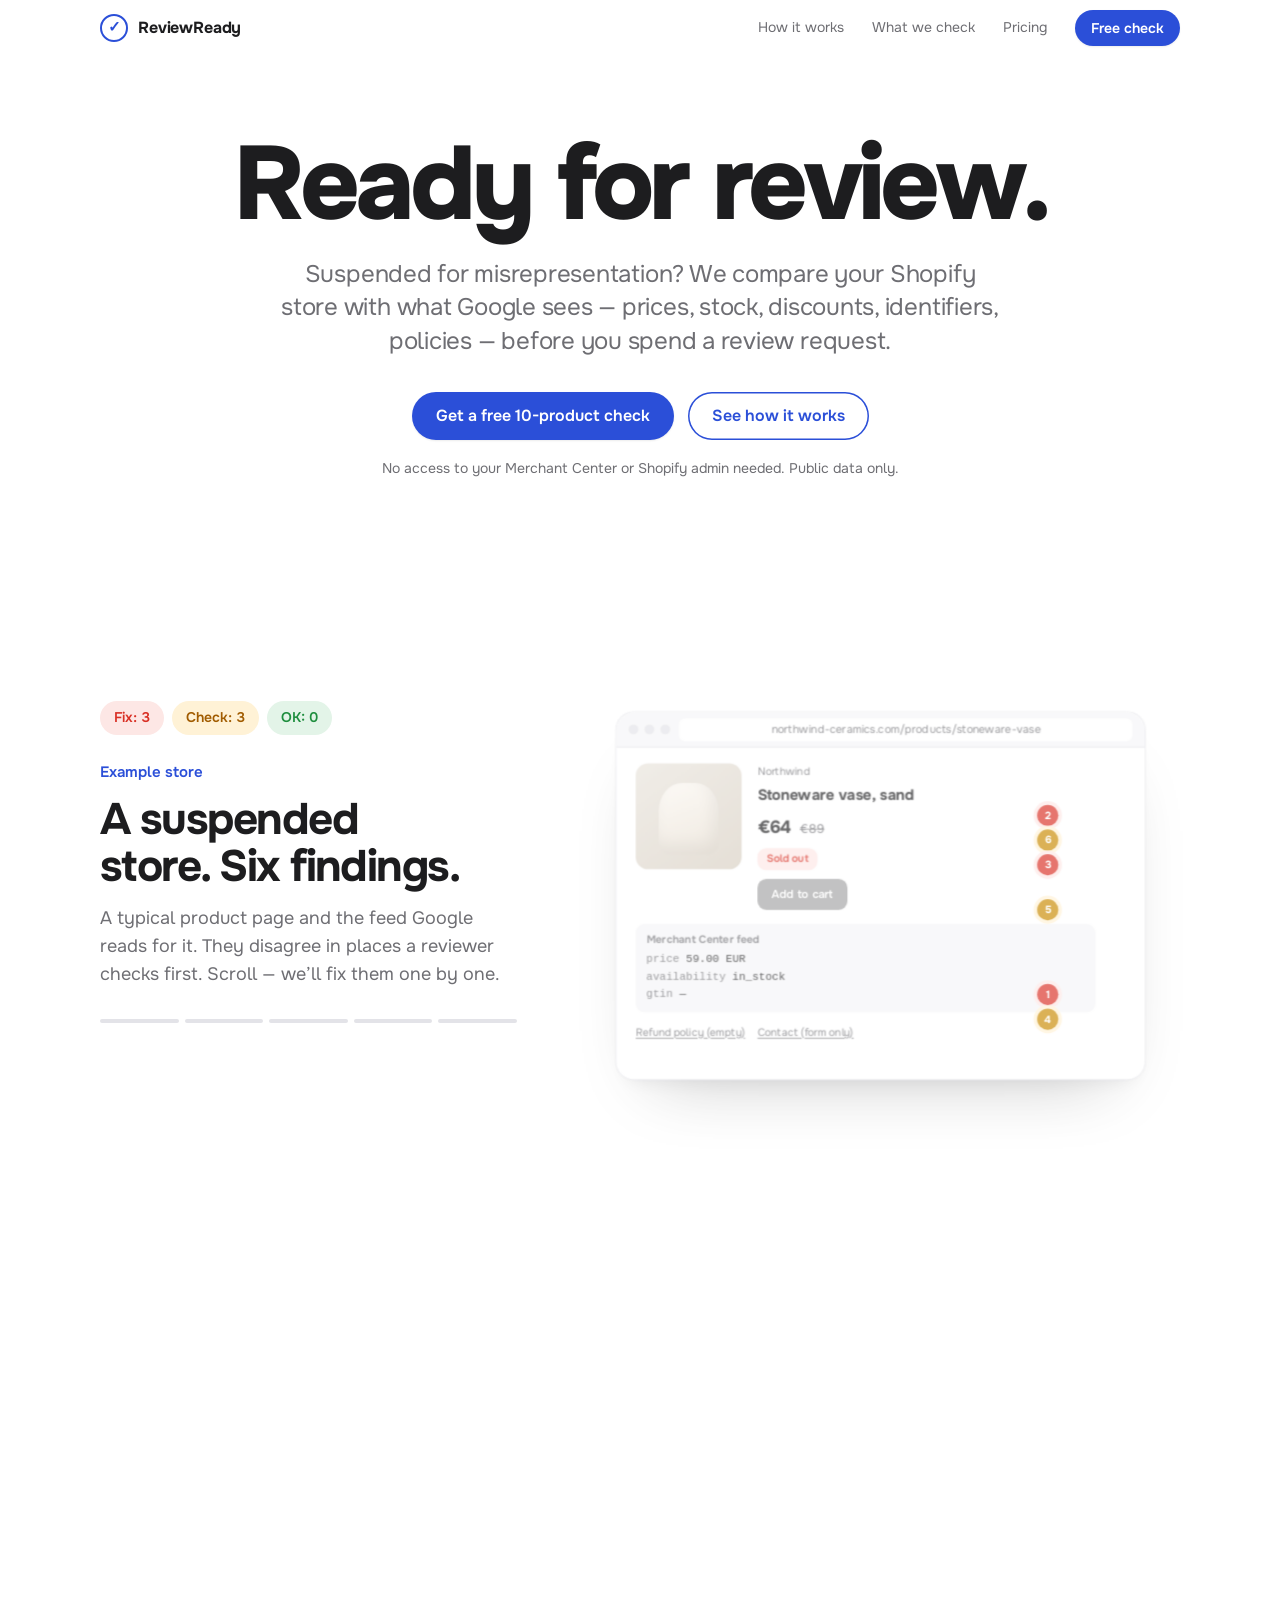
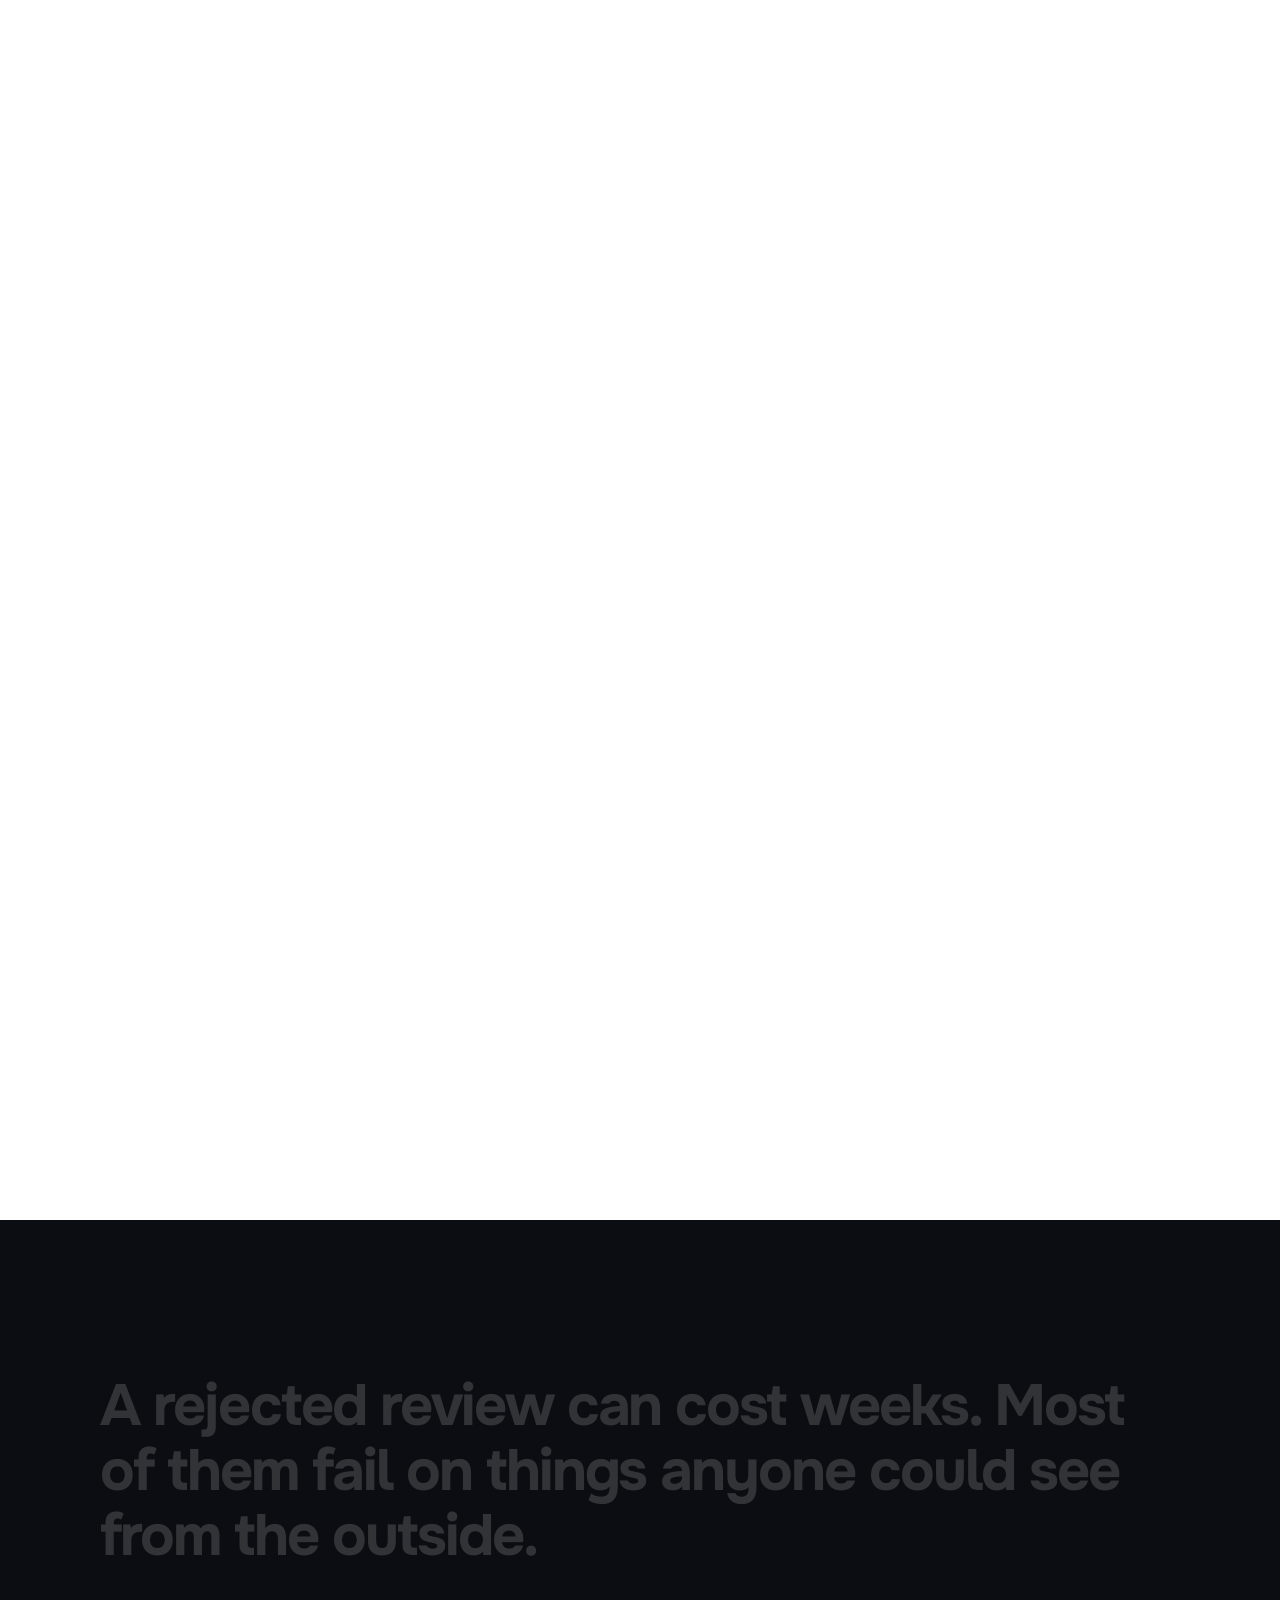
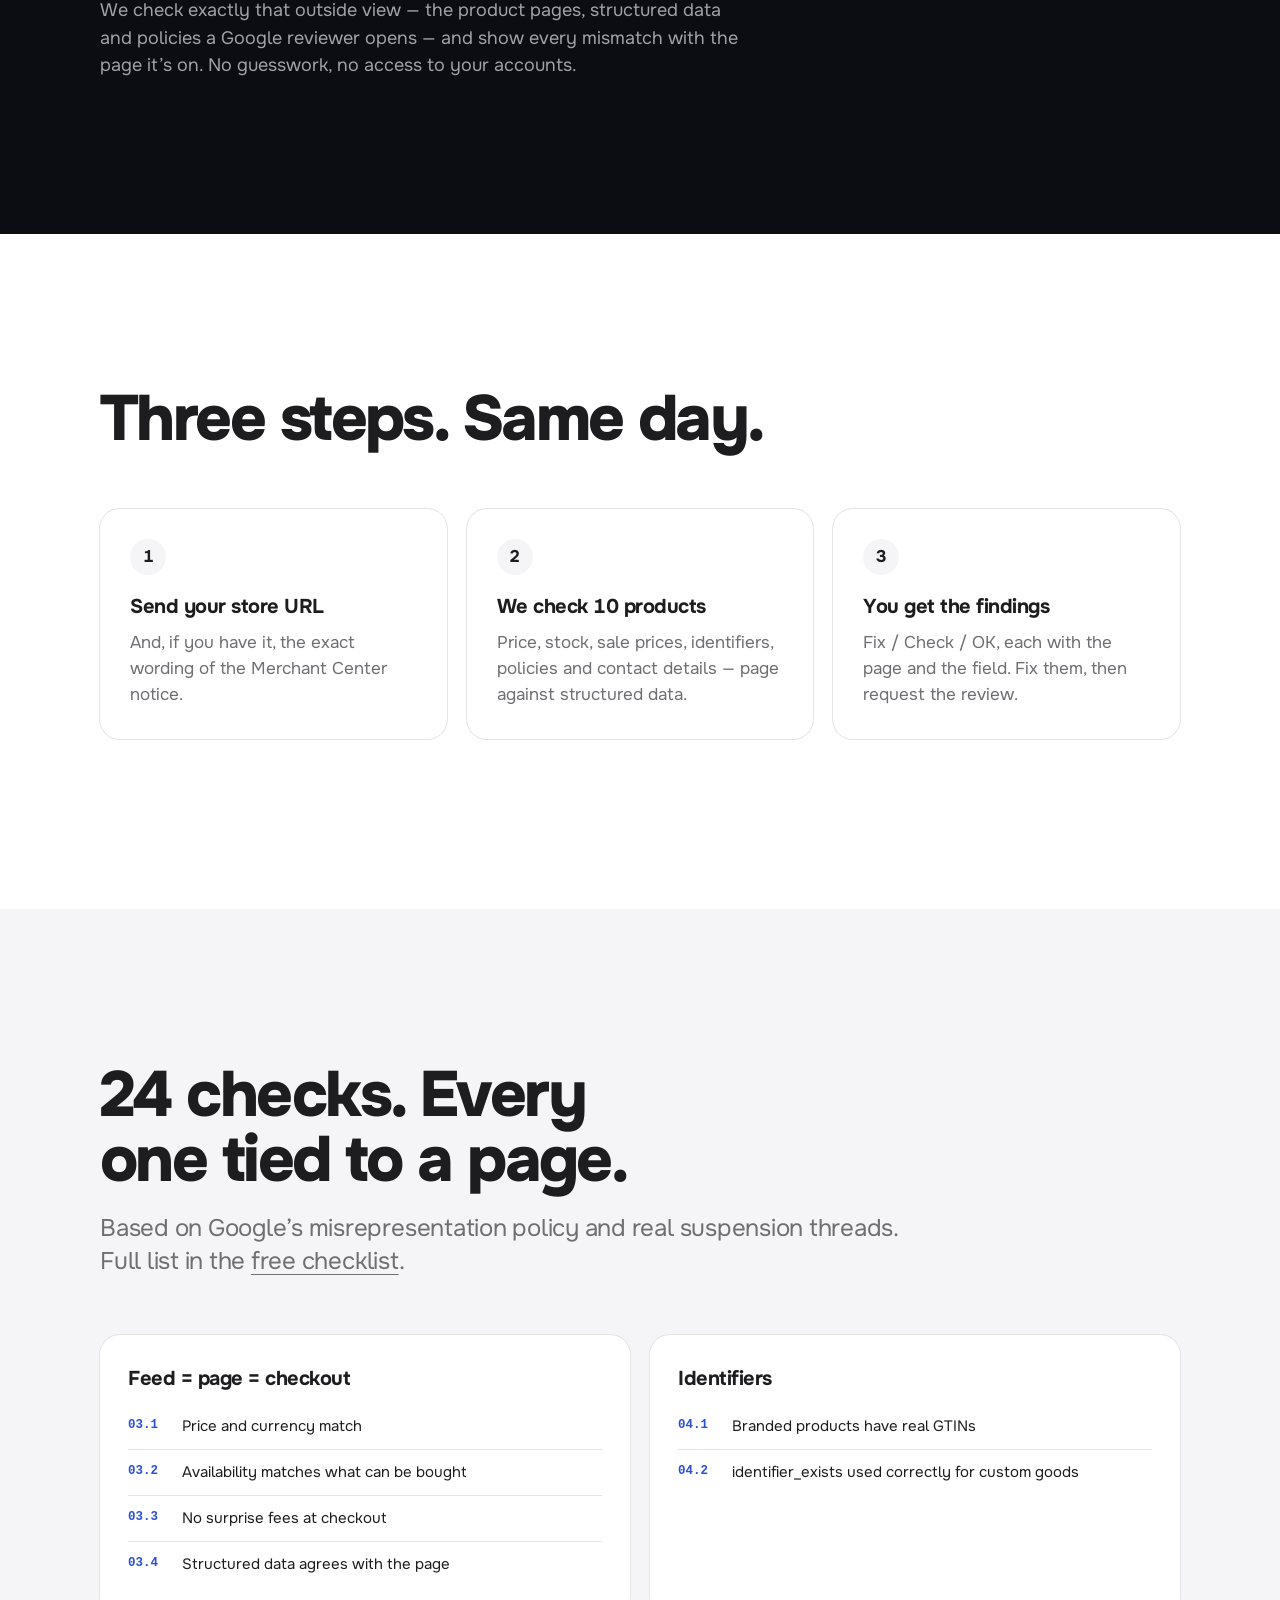
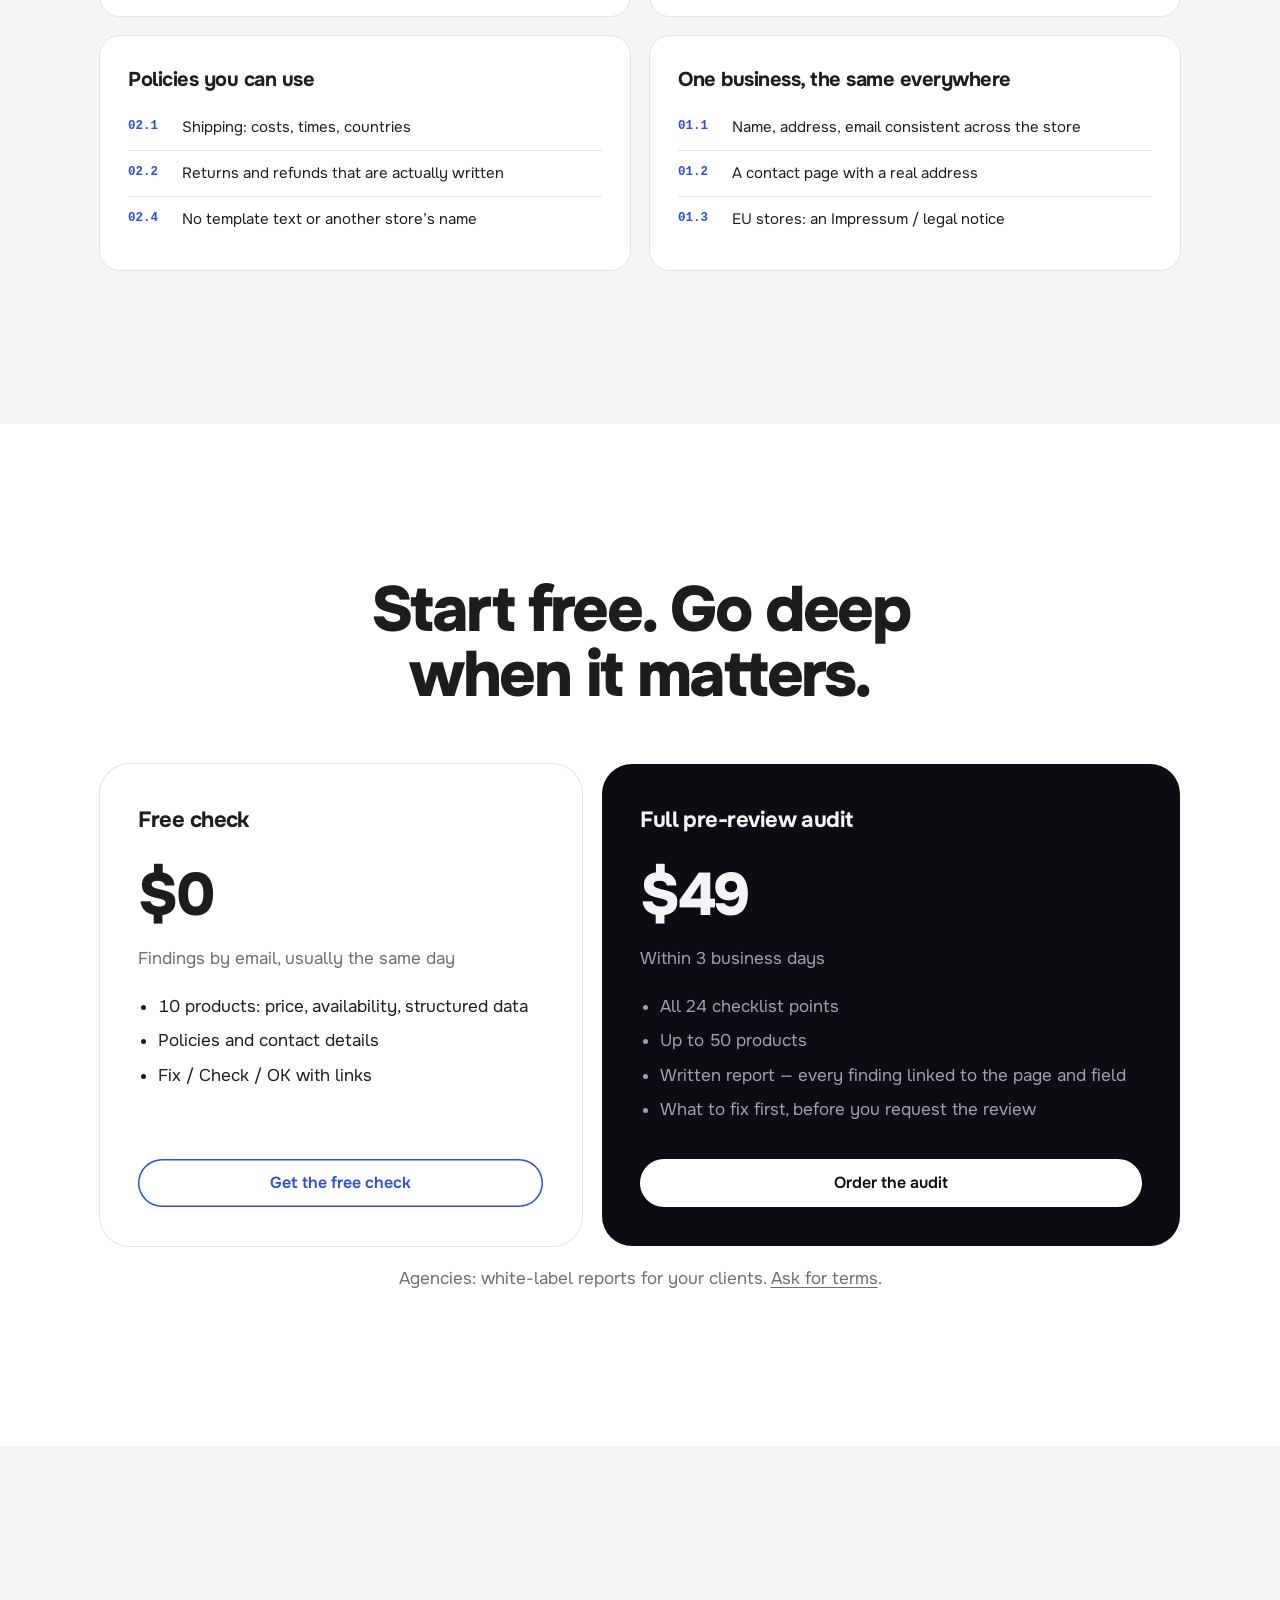
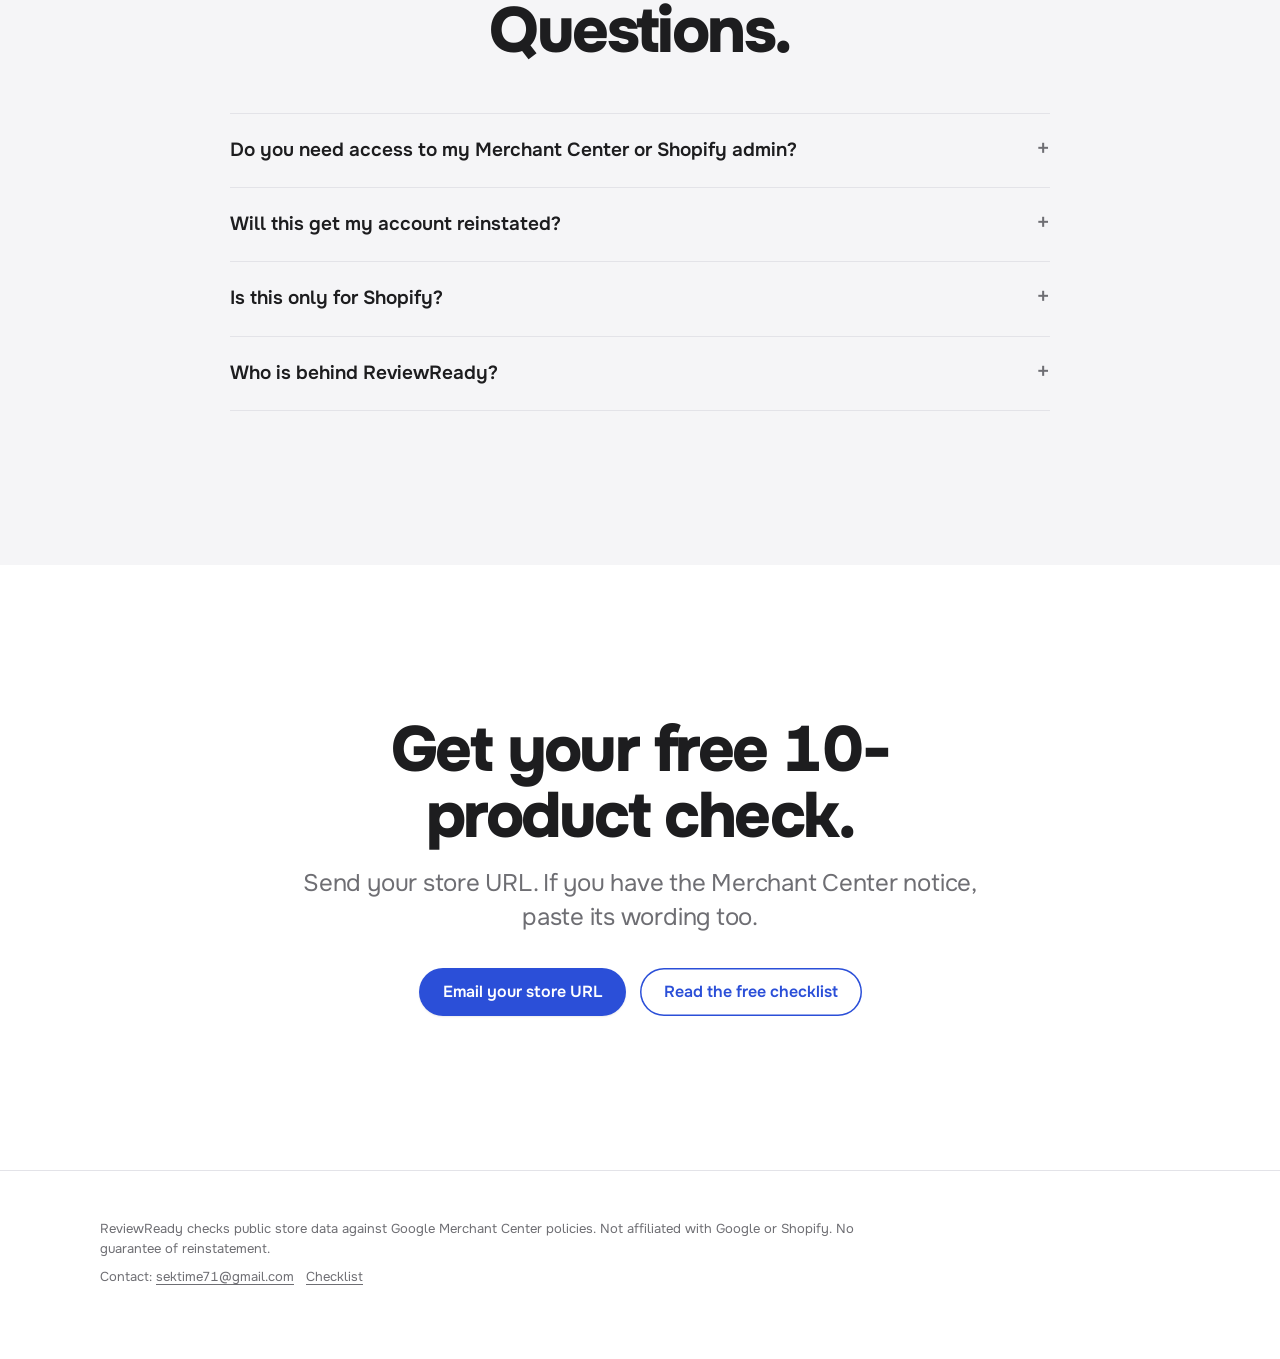
<file: reviewready/index.html>
<!doctype html>
<html lang="en">
<head>
<meta charset="utf-8">
<meta name="viewport" content="width=device-width,initial-scale=1,viewport-fit=cover">
<title>ReviewReady — Merchant Center pre-review audit for Shopify stores</title>
<meta name="description" content="Suspended for misrepresentation? We check your Shopify store against your Merchant Center feed before you spend a review request. Free 10-product check. Full audit $49.">
<meta name="theme-color" content="#ffffff">
<link rel="preload" href="../assets/onest.woff" as="font" type="font/woff" crossorigin>
<link rel="stylesheet" href="../assets/premium.css">
<style>
.hero{padding:clamp(40px,6vw,84px) 0 0;text-align:center}
.hero .lead{max-width:30em;margin:22px auto 34px}
.hero .acts{display:flex;gap:14px;justify-content:center;flex-wrap:wrap}
.hero .note{margin-top:18px;font-size:14px;color:var(--ink2)}

.story{position:relative;height:620vh;margin-top:-40px}
.stick{position:sticky;top:56px;height:calc(100vh - 56px);height:calc(100svh - 56px);display:flex;align-items:center}
.stick .wrap{width:100%;display:grid;grid-template-columns:minmax(0,.82fr) minmax(0,1.18fr);gap:clamp(28px,5vw,72px);align-items:center}
.score{display:flex;gap:8px;flex-wrap:wrap;margin-bottom:26px}
.score .chip{font-size:14px;padding:6px 14px}
.step{display:none}
.step.on{display:block;animation:stepIn .7s var(--ease) both}
@keyframes stepIn{from{opacity:0;transform:translateY(18px);filter:blur(6px)}to{opacity:1;transform:none;filter:none}}
.step .k{font-size:15px;font-weight:600;color:var(--accent);margin-bottom:12px}
.step h2{font-size:clamp(28px,3.6vw,44px);line-height:1.06;letter-spacing:-.035em}
.step p{color:var(--ink2);font-size:18px;margin-top:16px;max-width:28em}
.step .law{display:inline-block;margin-top:16px;font-size:13px;color:var(--ink2);border:1px solid var(--line);border-radius:999px;padding:4px 12px}
.prog{display:flex;gap:6px;margin-top:30px}
.prog i{height:4px;flex:1;border-radius:4px;background:var(--line);overflow:hidden;position:relative}
.prog i b{position:absolute;inset:0;background:var(--accent);transform:scaleX(0);transform-origin:left}

.stage{position:relative;padding:18px 56px 44px 22px;font-size:14px}
.pdp{display:grid;grid-template-columns:120px minmax(0,1fr);gap:18px;align-items:start}
.pimg{aspect-ratio:1;border-radius:14px;background:linear-gradient(145deg,#e9e4dc,#d8cfc2);position:relative;overflow:hidden}
.pimg:after{content:"";position:absolute;left:22%;right:22%;top:18%;bottom:14%;border-radius:40% 40% 18% 18%;background:linear-gradient(160deg,#fbf7f1,#e8dfd2);box-shadow:inset -6px -10px 18px rgba(0,0,0,.08)}
.pinfo h4{margin:0;font-size:17px;letter-spacing:-.01em}
.pinfo .brand3{font-size:12px;color:var(--ink2);margin-bottom:4px}
.price3{display:flex;gap:10px;align-items:baseline;margin:8px 0}
.price3 b{font-size:20px;letter-spacing:-.02em}
.price3 s{color:var(--ink2);font-size:14px}
.stock{display:inline-block;font-size:12px;font-weight:600;border-radius:999px;padding:3px 10px}
.stock.in{background:var(--ok-soft);color:var(--ok)}.stock.out{background:var(--bad-soft);color:var(--bad)}
.cart{margin-top:10px;background:var(--ink);color:var(--bg);border:0;border-radius:10px;padding:9px 16px;font:600 13px var(--font)}
.cart[disabled]{opacity:.4}
.feed{margin-top:16px;border-radius:12px;background:var(--bg2);padding:10px 12px;font:12.5px/1.6 var(--mono)}
.feed .t{font:600 12px var(--font);color:var(--ink2);margin-bottom:4px}
.feed div span{color:var(--ink2)}
.foot3{margin-top:14px;font-size:12px;color:var(--ink2);display:flex;gap:14px;flex-wrap:wrap}
.foot3 a{color:inherit}
[data-p]{transition:background-color .6s var(--ease),box-shadow .6s var(--ease);border-radius:10px}
.flash{background-color:color-mix(in srgb,var(--ok) 14%,transparent);box-shadow:0 0 0 6px color-mix(in srgb,var(--ok) 14%,transparent)}
.pin{position:absolute;z-index:2;width:24px;height:24px;margin:-12px 0 0 -12px;border-radius:50%;background:var(--bad);color:#fff;font:700 12px/24px var(--font);text-align:center;box-shadow:0 0 0 4px var(--bad-soft);animation:pop .4s var(--ease) both}
.pin.check{background:#c98a00;box-shadow:0 0 0 4px var(--warn-soft)}
@keyframes pop{from{transform:scale(.3);opacity:0}to{transform:scale(1);opacity:1}}
.stamp{position:absolute;right:18px;top:40px;width:150px;height:150px;color:var(--accent);opacity:0;transform:rotate(-14deg) scale(1.8);pointer-events:none;transition:opacity .25s,transform .5s cubic-bezier(.2,1.7,.4,1)}
.stamp.on{opacity:.92;transform:rotate(-14deg) scale(1)}

.statement .words{font-size:clamp(30px,4.6vw,58px);line-height:1.12;letter-spacing:-.035em;font-weight:700;max-width:18em}
.statement .sub{margin-top:28px;max-width:36em;font-size:18px}

.how3{display:grid;grid-template-columns:repeat(3,minmax(0,1fr));gap:20px;margin-top:56px;list-style:none;padding:0;counter-reset:s}
.how3 li{counter-increment:s;background:var(--card);border-radius:var(--r-m);padding:30px;box-shadow:0 0 0 1px var(--line)}
.how3 li:before{content:counter(s);display:grid;place-items:center;width:36px;height:36px;border-radius:50%;background:var(--bg2);font-weight:700;margin-bottom:16px}
.how3 h3{font-size:20px;margin-bottom:8px}
.how3 p{color:var(--ink2)}

.groups{display:grid;grid-template-columns:repeat(2,minmax(0,1fr));gap:20px;margin-top:56px}
.group{background:var(--card);border-radius:var(--r-m);padding:28px;box-shadow:0 0 0 1px var(--line)}
.group h3{font-size:20px;margin-bottom:10px}
.group ul{list-style:none;margin:0;padding:0}
.group li{display:grid;grid-template-columns:46px minmax(0,1fr);gap:8px;padding:11px 0;border-top:1px solid var(--line);font-size:15px}
.group li:first-child{border-top:0}
.group code{font:600 12.5px/1.7 var(--mono);color:var(--accent)}

.plans{display:grid;grid-template-columns:minmax(0,1fr) minmax(0,1.2fr);gap:20px;margin-top:56px}
.plan{border-radius:var(--r-l);padding:clamp(28px,3vw,40px);background:var(--card);box-shadow:0 0 0 1px var(--line);display:flex;flex-direction:column}
.plan.main{background:var(--dark);color:var(--on-dark);box-shadow:none}
.plan.main .muted,.plan.main li{color:var(--on-dark2)}
.plan h3{font-size:22px}
.price{font-size:clamp(44px,5vw,60px);font-weight:800;letter-spacing:-.045em;margin:12px 0 4px}
.plan ul{margin:22px 0 28px;padding-left:20px;flex:1}
.plan li{margin-bottom:8px}
.plan.main .btn{background:#fff;color:#0b0d12}
.agency{margin-top:20px;text-align:center;color:var(--ink2)}

.faq{max-width:820px;margin:48px auto 0}
.faq details{border-top:1px solid var(--line);padding:22px 0}
.faq details:last-child{border-bottom:1px solid var(--line)}
.faq summary{cursor:pointer;font-weight:600;font-size:19px;list-style:none;display:flex;justify-content:space-between;gap:20px}
.faq summary::-webkit-details-marker{display:none}
.faq summary:after{content:"+";font-weight:400;font-size:26px;line-height:1;color:var(--ink2);transition:transform .3s var(--ease)}
.faq details[open] summary:after{transform:rotate(45deg)}
.faq p{color:var(--ink2);margin-top:12px;max-width:44em}
.cta{text-align:center}
.cta .acts{display:flex;gap:14px;justify-content:center;flex-wrap:wrap;margin-top:34px}

@media (max-width:900px){
  .nav a.link{display:none}
  .story{height:560vh}
  .stick{align-items:flex-start;padding-top:14px}
  .stick .wrap{grid-template-columns:minmax(0,1fr);gap:16px}
  .demo{order:-1}
  .score{margin-bottom:12px}
  .step p,.step .law{display:none}
  .step h2{font-size:22px}
  .prog{margin-top:14px}
  .stage{padding:12px 46px 40px 14px;font-size:13px}
  .pdp{grid-template-columns:84px minmax(0,1fr);gap:12px}
  .stamp{width:104px;height:104px;right:8px;top:30px}
  .plans,.groups,.how3{grid-template-columns:minmax(0,1fr)}
}
@media (prefers-reduced-motion:reduce){.story{height:auto}.stick{position:static;height:auto;padding:24px 0}.step{display:block;margin-bottom:28px}.step.on{animation:none}}
</style>
</head>
<body>
<header class="nav"><div class="wrap">
  <a class="brand" href="./"><span class="seal" aria-hidden="true">✓</span>ReviewReady</a>
  <a class="link" href="#how">How it works</a><a class="link" href="#checks">What we check</a><a class="link" href="#pricing">Pricing</a>
  <a class="btn small" href="#start">Free check</a>
</div></header>

<main>
<section class="hero"><div class="wrap">
  <h1 class="display rise">Ready for review.</h1>
  <p class="lead rise">Suspended for misrepresentation? We compare your Shopify store with what Google sees — prices, stock, discounts, identifiers, policies — before you spend a review request.</p>
  <div class="acts rise">
    <a class="btn" href="#start">Get a free 10-product check</a>
    <a class="btn ghost" href="#how">See how it works</a>
  </div>
  <p class="note rise">No access to your Merchant Center or Shopify admin needed. Public data only.</p>
</div></section>

<section class="story" id="how" aria-label="How the check finds and fixes mismatches">
  <div class="stick"><div class="wrap">
    <div class="steps">
      <div class="score" id="score" aria-live="polite"></div>
      <div class="step on" data-s="0"><div class="k">Example store</div><h2>A suspended store. Six findings.</h2><p>A typical product page and the feed Google reads for it. They disagree in places a reviewer checks first. Scroll — we’ll fix them one by one.</p></div>
      <div class="step" data-s="1"><div class="k">Step 1 of 5</div><h2>The page and the feed show the same price.</h2><p>€64 on the page, €59 in the feed is the classic misrepresentation trigger. Now both say €59.</p><span class="law">Checklist 03.1 — Merchant Center misrepresentation policy</span></div>
      <div class="step" data-s="2"><div class="k">Step 2 of 5</div><h2>“In stock” means it can be bought.</h2><p>The feed said in stock while the page said sold out. Availability now matches.</p><span class="law">Checklist 03.2</span></div>
      <div class="step" data-s="3"><div class="k">Step 3 of 5</div><h2>No permanent “was” price.</h2><p>A strike-through price on every variant reads as a fake discount. It now appears only on a real sale.</p><span class="law">Checklist 05.2 — no fake “was” prices</span></div>
      <div class="step" data-s="4"><div class="k">Step 4 of 5</div><h2>Branded products carry their GTIN.</h2><p>The barcode is in the feed and in the page’s structured data.</p><span class="law">Checklist 04.1 — product identifiers</span></div>
      <div class="step" data-s="5"><div class="k">Step 5 of 5</div><h2>A real refund policy and a real address.</h2><p>No empty policy page, no contact form as the only contact. Zero findings.</p><span class="law">Checklist 01.2, 02.2</span></div>
      <div class="prog" aria-hidden="true"><i><b></b></i><i><b></b></i><i><b></b></i><i><b></b></i><i><b></b></i></div>
    </div>
    <div class="demo">
      <div class="window" data-zoom>
        <div class="bar"><span class="dots" aria-hidden="true"><i></i><i></i><i></i></span><span class="url">northwind-ceramics.com/products/stoneware-vase</span></div>
        <div class="stage" id="stage">
          <div id="shop" aria-label="Example product page and feed"></div>
          <svg class="stamp" id="stamp" viewBox="0 0 200 200" aria-hidden="true">
            <defs><path id="circ" d="M100,100 m-74,0 a74,74 0 1,1 148,0 a74,74 0 1,1 -148,0"/></defs>
            <circle cx="100" cy="100" r="94" fill="none" stroke="currentColor" stroke-width="5"/>
            <circle cx="100" cy="100" r="58" fill="none" stroke="currentColor" stroke-width="2.5"/>
            <text font-family="Onest, sans-serif" font-weight="800" font-size="15" letter-spacing="3.4" fill="currentColor"><textPath href="#circ">REVIEWREADY ★ REVIEWREADY ★ REVIEWREADY ★</textPath></text>
            <text x="100" y="97" text-anchor="middle" font-family="Onest, sans-serif" font-weight="800" font-size="21" fill="currentColor">READY</text>
            <text x="100" y="120" text-anchor="middle" font-family="Onest, sans-serif" font-weight="600" font-size="13" fill="currentColor">0 findings</text>
          </svg>
        </div>
      </div>
    </div>
  </div></div>
</section>

<section class="sec darkzone statement"><div class="wrap">
  <p class="words">A rejected review can cost weeks. Most of them fail on things anyone could see from the outside.</p>
  <p class="sub muted rise">We check exactly that outside view — the product pages, structured data and policies a Google reviewer opens — and show every mismatch with the page it’s on. No guesswork, no access to your accounts.</p>
</div></section>

<section class="sec"><div class="wrap">
  <h2 class="h2 rise" style="max-width:12em">Three steps. Same day.</h2>
  <ol class="how3">
    <li class="rise"><h3>Send your store URL</h3><p>And, if you have it, the exact wording of the Merchant Center notice.</p></li>
    <li class="rise"><h3>We check 10 products</h3><p>Price, stock, sale prices, identifiers, policies and contact details — page against structured data.</p></li>
    <li class="rise"><h3>You get the findings</h3><p>Fix / Check / OK, each with the page and the field. Fix them, then request the review.</p></li>
  </ol>
</div></section>

<section class="sec bg2" id="checks"><div class="wrap">
  <h2 class="h2 rise" style="max-width:12em">24 checks. Every one tied to a page.</h2>
  <p class="lead rise" style="max-width:34em;margin-top:18px">Based on Google’s misrepresentation policy and real suspension threads. Full list in the <a href="checklist.html">free checklist</a>.</p>
  <div class="groups">
    <div class="group rise"><h3>Feed = page = checkout</h3><ul>
      <li><code>03.1</code><span>Price and currency match</span></li>
      <li><code>03.2</code><span>Availability matches what can be bought</span></li>
      <li><code>03.3</code><span>No surprise fees at checkout</span></li>
      <li><code>03.4</code><span>Structured data agrees with the page</span></li>
    </ul></div>
    <div class="group rise"><h3>Identifiers</h3><ul>
      <li><code>04.1</code><span>Branded products have real GTINs</span></li>
      <li><code>04.2</code><span>identifier_exists used correctly for custom goods</span></li>
    </ul></div>
    <div class="group rise"><h3>Policies you can use</h3><ul>
      <li><code>02.1</code><span>Shipping: costs, times, countries</span></li>
      <li><code>02.2</code><span>Returns and refunds that are actually written</span></li>
      <li><code>02.4</code><span>No template text or another store’s name</span></li>
    </ul></div>
    <div class="group rise"><h3>One business, the same everywhere</h3><ul>
      <li><code>01.1</code><span>Name, address, email consistent across the store</span></li>
      <li><code>01.2</code><span>A contact page with a real address</span></li>
      <li><code>01.3</code><span>EU stores: an Impressum / legal notice</span></li>
    </ul></div>
  </div>
</div></section>

<section class="sec" id="pricing"><div class="wrap">
  <h2 class="h2 center rise" style="max-width:12em">Start free. Go deep when it matters.</h2>
  <div class="plans">
    <div class="plan rise">
      <h3>Free check</h3>
      <div class="price">$0</div>
      <p class="muted">Findings by email, usually the same day</p>
      <ul><li>10 products: price, availability, structured data</li><li>Policies and contact details</li><li>Fix / Check / OK with links</li></ul>
      <a class="btn ghost" href="#start">Get the free check</a>
    </div>
    <div class="plan main rise">
      <h3>Full pre-review audit</h3>
      <div class="price">$49</div>
      <p class="muted">Within 3 business days</p>
      <ul><li>All 24 checklist points</li><li>Up to 50 products</li><li>Written report — every finding linked to the page and field</li><li>What to fix first, before you request the review</li></ul>
      <a class="btn" href="mailto:sektime71@gmail.com?subject=Full%20pre-review%20audit&amp;body=Store%20URL%3A%20">Order the audit</a>
    </div>
  </div>
  <p class="agency rise">Agencies: white-label reports for your clients. <a href="mailto:sektime71@gmail.com?subject=Agency%20terms">Ask for terms</a>.</p>
</div></section>

<section class="sec bg2"><div class="wrap">
  <h2 class="h2 center rise">Questions.</h2>
  <div class="faq">
    <details><summary>Do you need access to my Merchant Center or Shopify admin?</summary><p>No. The check uses what is public on your store. If you want the exact error looked at, send a screenshot of the notice.</p></details>
    <details><summary>Will this get my account reinstated?</summary><p>There is no guarantee — Google decides, and some suspensions are permanent. The audit finds the mismatches that commonly cause misrepresentation suspensions, so you don’t waste a review request on them.</p></details>
    <details><summary>Is this only for Shopify?</summary><p>The checks are built around Shopify stores. Other platforms: ask first.</p></details>
    <details><summary>Who is behind ReviewReady?</summary><p>I’m Sergey, an independent specialist. Automated checks plus a manual review of every finding — nothing goes out unverified.</p></details>
  </div>
</div></section>

<section class="sec cta" id="start"><div class="wrap">
  <h2 class="h2 rise" style="max-width:12em;margin-inline:auto">Get your free 10-product check.</h2>
  <p class="lead rise" style="max-width:30em;margin:18px auto 0">Send your store URL. If you have the Merchant Center notice, paste its wording too.</p>
  <div class="acts rise">
    <a class="btn" href="mailto:sektime71@gmail.com?subject=Free%2010-product%20check&amp;body=Store%20URL%3A%20%0AMerchant%20Center%20notice%3A%20">Email your store URL</a>
    <a class="btn ghost" href="checklist.html">Read the free checklist</a>
  </div>
</div></section>
</main>

<footer class="foot"><div class="wrap">
  <p>ReviewReady checks public store data against Google Merchant Center policies. Not affiliated with Google or Shopify. No guarantee of reinstatement.</p>
  <p>Contact: <a href="mailto:sektime71@gmail.com">sektime71@gmail.com</a> &nbsp; <a href="checklist.html">Checklist</a></p>
</div></footer>

<script src="../assets/gsap.min.js" defer></script>
<script src="../assets/ScrollTrigger.min.js" defer></script>
<script src="../assets/premium.js" defer></script>
<script>
(function(){
'use strict';
var $=function(s){return document.querySelector(s)};
var E=function(s){return String(s).replace(/[&<>"']/g,function(c){return{'&':'&amp;','<':'&lt;','>':'&gt;','"':'&quot;',"'":'&#39;'}[c]})};
var KEYS=['price','stock','compare','gtin','policy'];
function stateFor(n){var s={};KEYS.forEach(function(k,i){s[k]=i<n});return s}
/* Демо-данные: страница товара и строка фида. Проверки — те же правила, что в чек-листе. */
function model(st){
  return {
    page:{price:st.price?59:64,currency:'EUR',available:st.stock,compareAt:st.compare?null:89,gtin:st.gtin?'4006381333931':null,brand:'Northwind'},
    feed:{price:59,currency:'EUR',availability:'in_stock',gtin:st.gtin?'4006381333931':''},
    policy:{refund:st.policy?'30-day returns. Start a return at returns@northwind-ceramics.com; we refund within 5 days of receiving the item.':''},
    contact:{address:st.policy?'Northwind Ceramics, Keizersgracht 120, Amsterdam':''}
  };
}
function check(m){
  var out=[];
  var add=function(id,status,title,el){out.push({id:id,status:status,title:title,el:el})};
  add('03.1',m.page.price===m.feed.price?'ok':'fix',m.page.price===m.feed.price?'Price matches':'Price on page ≠ feed ('+m.page.price+' vs '+m.feed.price+')','price');
  var feedIn=m.feed.availability==='in_stock';
  add('03.2',m.page.available===feedIn?'ok':'fix',m.page.available===feedIn?'Availability matches':'Feed: in stock · page: sold out','stock');
  add('05.2',m.page.compareAt?'check':'ok',m.page.compareAt?'Permanent strike-through price':'Sale price only when on sale','price');
  add('04.1',m.page.gtin&&m.feed.gtin?'ok':'check',m.page.gtin?'GTIN present':'Branded product without GTIN','feed');
  add('02.2',m.policy.refund.length>40?'ok':'fix',m.policy.refund.length>40?'Refund policy written':'Refund policy page is empty','foot');
  add('01.2',m.contact.address?'ok':'check',m.contact.address?'Address on contact page':'Contact form only, no address','foot');
  return out;
}
function html(st,m){
  return '<div class="pdp"><div class="pimg" aria-hidden="true"></div><div class="pinfo"><div class="brand3">'+E(m.page.brand)+'</div><h4>Stoneware vase, sand</h4>'+
    '<div class="price3" data-p="price"><b>€'+m.page.price+'</b>'+(m.page.compareAt?'<s>€'+m.page.compareAt+'</s>':'')+'</div>'+
    '<span data-p="stock" class="stock '+(m.page.available?'in':'out')+'">'+(m.page.available?'In stock':'Sold out')+'</span><br><button class="cart" type="button" tabindex="-1"'+(m.page.available?'':' disabled')+'>Add to cart</button></div></div>'+
    '<div class="feed" data-p="feed"><div class="t">Merchant Center feed</div><div><span>price</span> '+m.feed.price+'.00 EUR</div><div><span>availability</span> '+m.feed.availability+'</div><div><span>gtin</span> '+(m.feed.gtin||'—')+'</div></div>'+
    '<div class="foot3" data-p="foot"><a href="#" tabindex="-1">Refund policy'+(m.policy.refund?'':' (empty)')+'</a><a href="#" tabindex="-1">Contact'+(m.contact.address?' — '+E(m.contact.address):' (form only)')+'</a></div>';
}
var cur=-1,lastIssues=[];
function placePins(issues){
  var stage=$('#stage'),shop=$('#shop');
  stage.querySelectorAll('.pin').forEach(function(p){p.remove()});
  var sr=stage.getBoundingClientRect(),marks=[];
  issues.forEach(function(f,i){var el=shop.querySelector('[data-p="'+f.el+'"]');if(el)marks.push({n:i+1,f:f,y:el.getBoundingClientRect().top-sr.top+12})});
  marks.sort(function(a,b){return a.y-b.y||a.n-b.n});
  var lastY=-99,maxY=sr.height-16;
  marks.forEach(function(m){m.y=Math.max(m.y,lastY+28);lastY=m.y});
  for(var i=marks.length-1,next=maxY+28;i>=0;i--){marks[i].y=Math.min(marks[i].y,next-28);next=marks[i].y}
  marks.forEach(function(m,k){var p=document.createElement('span');p.className='pin'+(m.f.status==='check'?' check':'');p.textContent=m.n;p.style.left=(sr.width-28)+'px';p.style.top=m.y+'px';p.style.animationDelay=(k*50)+'ms';p.setAttribute('aria-hidden','true');stage.appendChild(p)});
}
function render(n){
  if(n===cur)return;var prev=cur;cur=n;
  var st=stateFor(n),m=model(st),res=check(m);
  $('#shop').innerHTML=html(st,m);
  if(n>prev&&prev>=0){var el={price:'price',stock:'stock',compare:'price',gtin:'feed',policy:'foot'}[KEYS[n-1]];var e=$('#shop [data-p="'+el+'"]');if(e){e.classList.add('flash');setTimeout(function(){e.classList.remove('flash')},900)}}
  var issues=res.filter(function(f){return f.status!=='ok'}).sort(function(a,b){return (a.status==='fix'?0:1)-(b.status==='fix'?0:1)||a.id.localeCompare(b.id)});
  lastIssues=issues;placePins(issues);
  var c={fix:0,check:0,ok:0};res.forEach(function(f){c[f.status]++});
  $('#score').innerHTML='<span class="chip c-fix tnum">Fix: '+c.fix+'</span><span class="chip c-check tnum">Check: '+c.check+'</span><span class="chip c-ok tnum">OK: '+c.ok+'</span>';
  $('#stamp').classList.toggle('on',!c.fix&&!c.check);
  document.querySelectorAll('.step').forEach(function(s){s.classList.toggle('on',+s.dataset.s===n)});
}
var bars=[].slice.call(document.querySelectorAll('.prog b')),story=$('.story');
var reduce=window.matchMedia('(prefers-reduced-motion: reduce)').matches;
function onScroll(){
  if(reduce){render(0);return}
  var r=story.getBoundingClientRect(),total=r.height-window.innerHeight;
  var p=Math.min(1,Math.max(0,-r.top/Math.max(1,total))),f=p*6,n=Math.min(5,Math.floor(f));
  bars.forEach(function(b,i){b.style.transform='scaleX('+Math.min(1,Math.max(0,f-1-i))+')'});
  render(n);
}
window.addEventListener('scroll',onScroll,{passive:true});
window.addEventListener('resize',function(){placePins(lastIssues);onScroll()});
onScroll();
if(document.fonts&&document.fonts.ready)document.fonts.ready.then(function(){placePins(lastIssues)});
if(reduce)document.querySelectorAll('.step').forEach(function(s){s.classList.add('on')});
})();
</script>
</body>
</html>
</file>
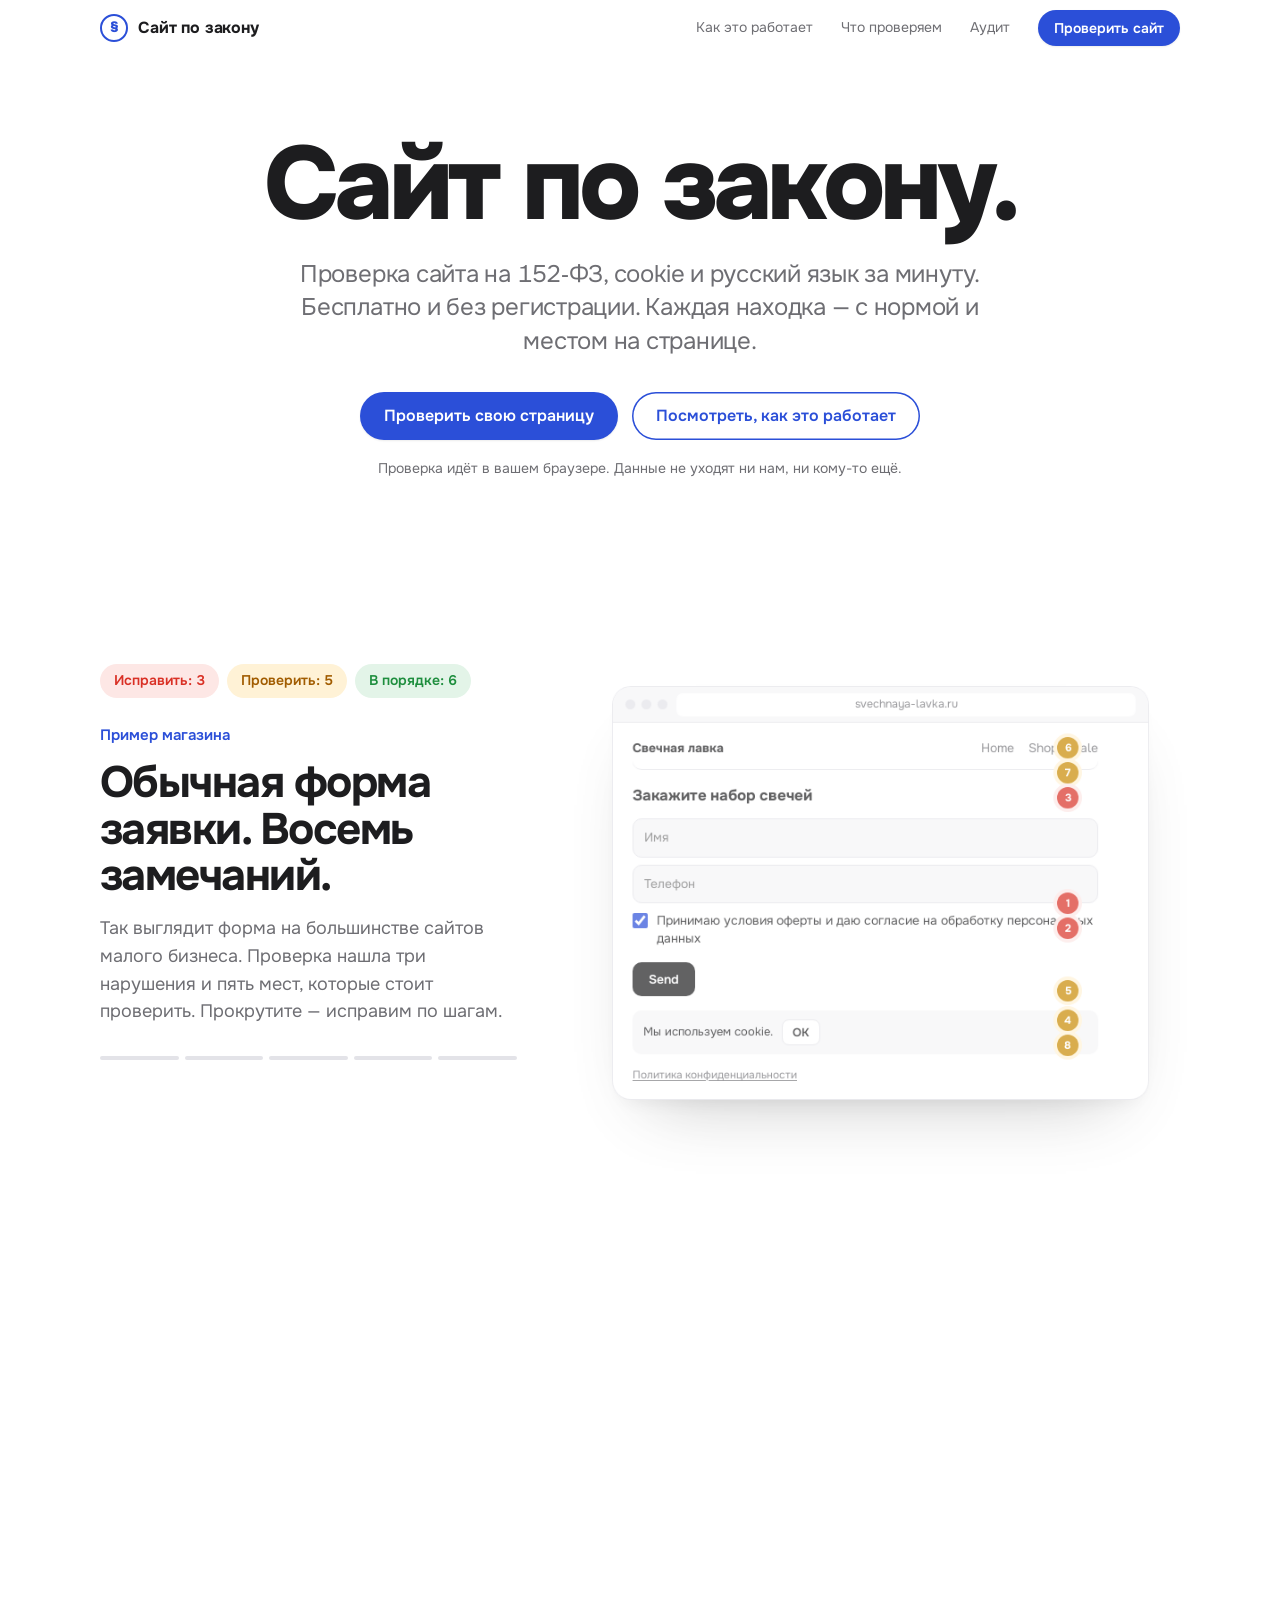
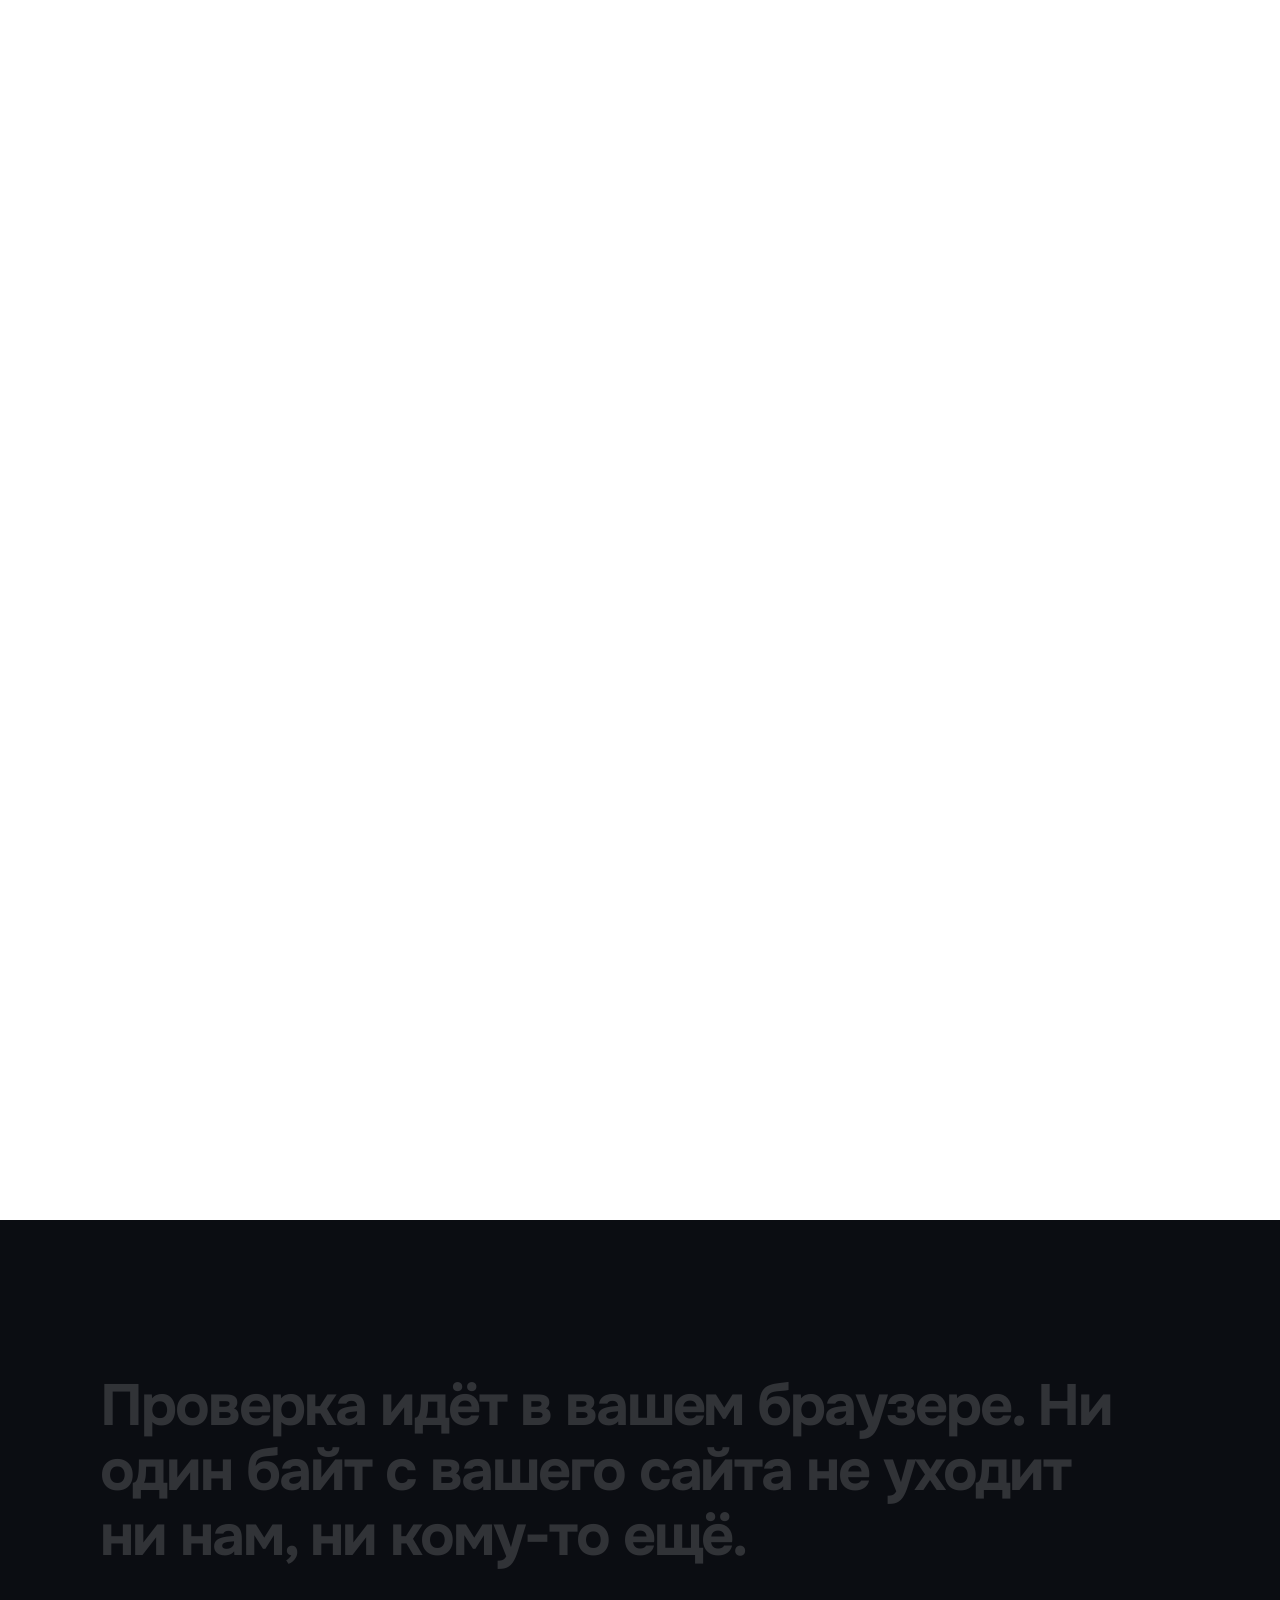
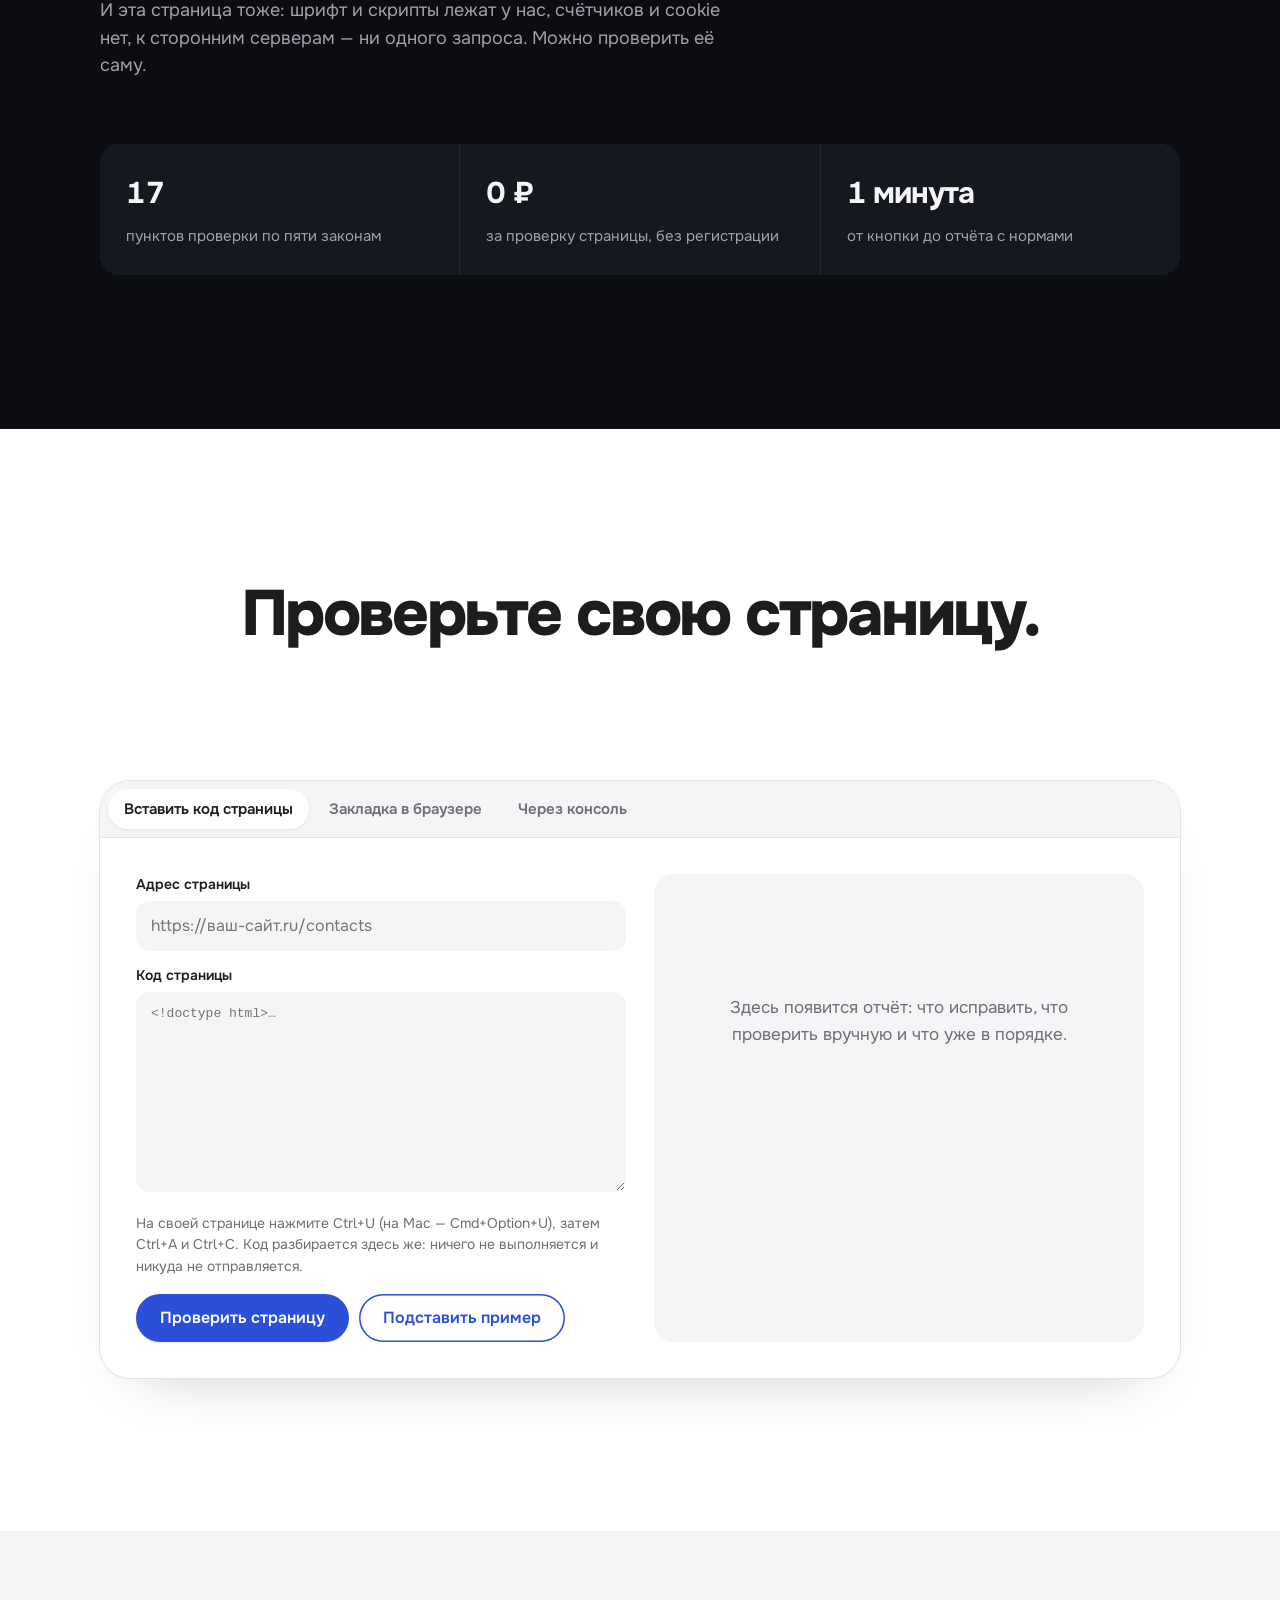
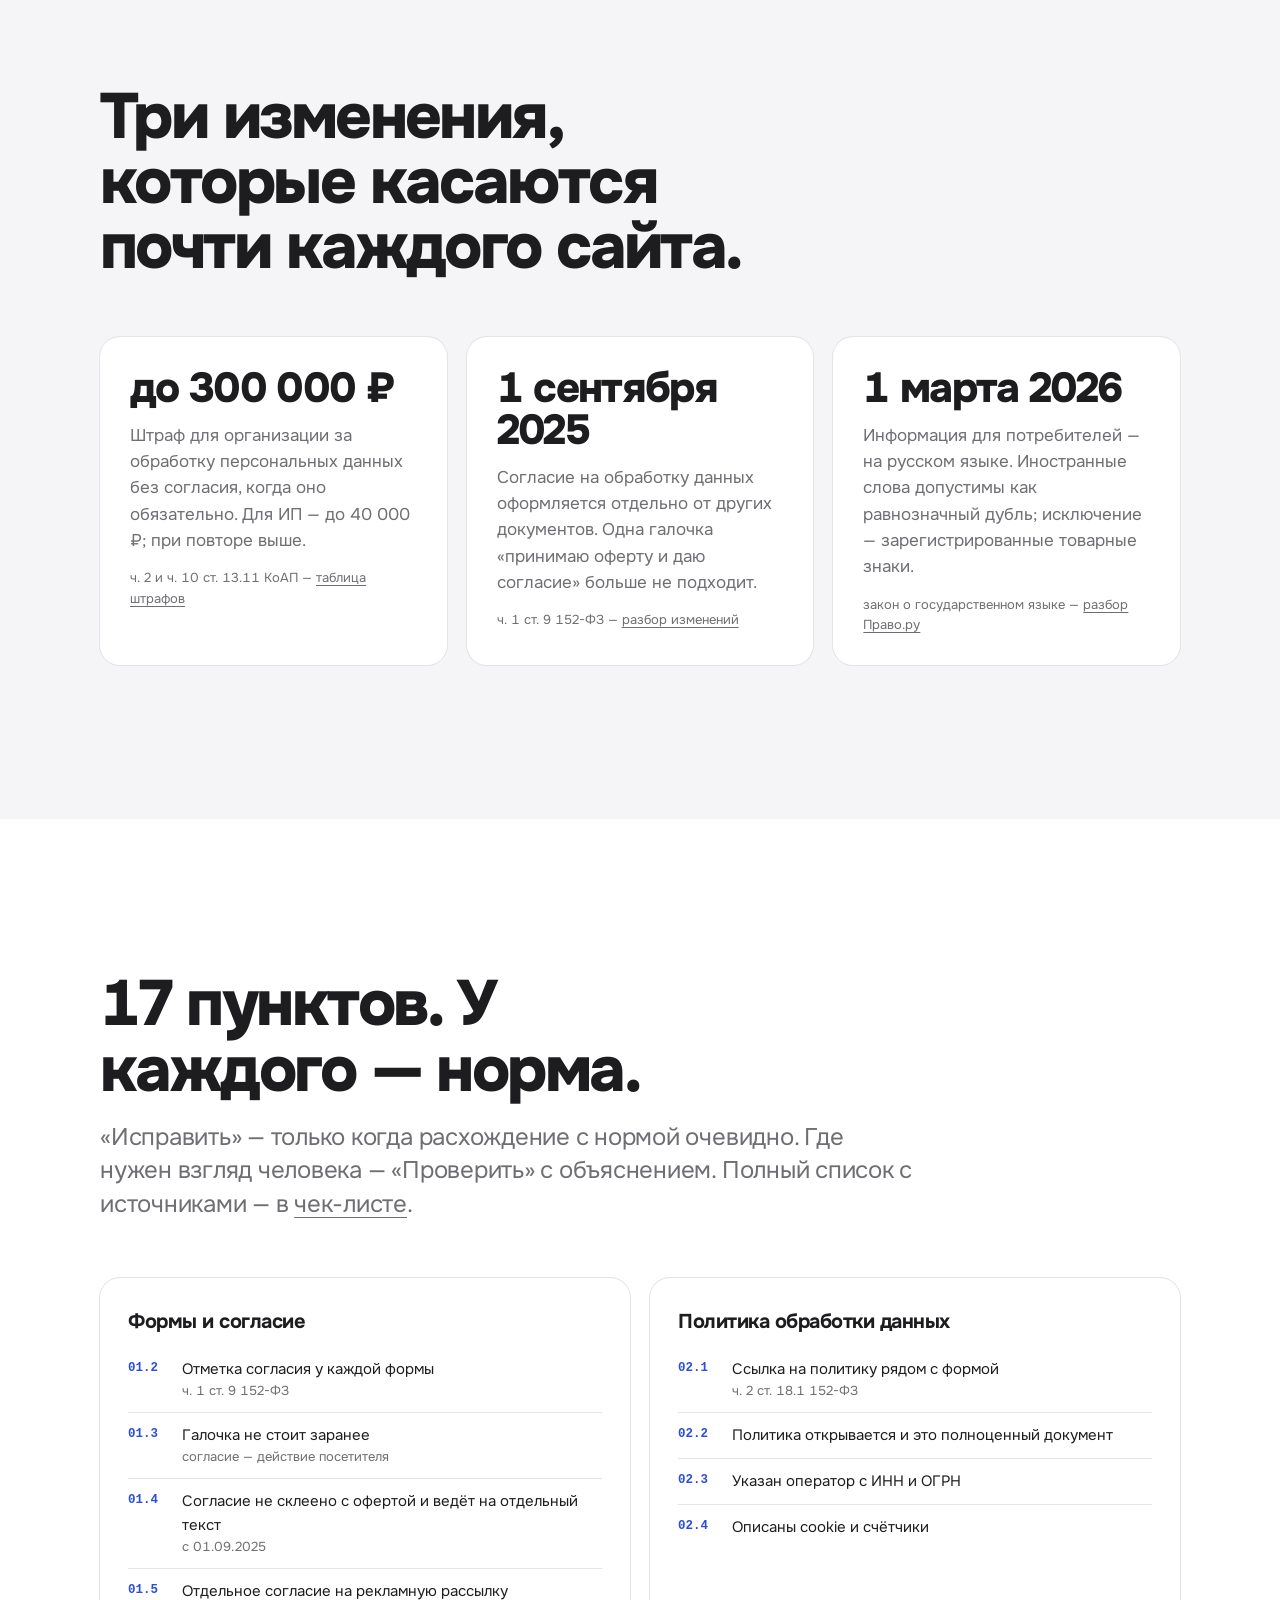
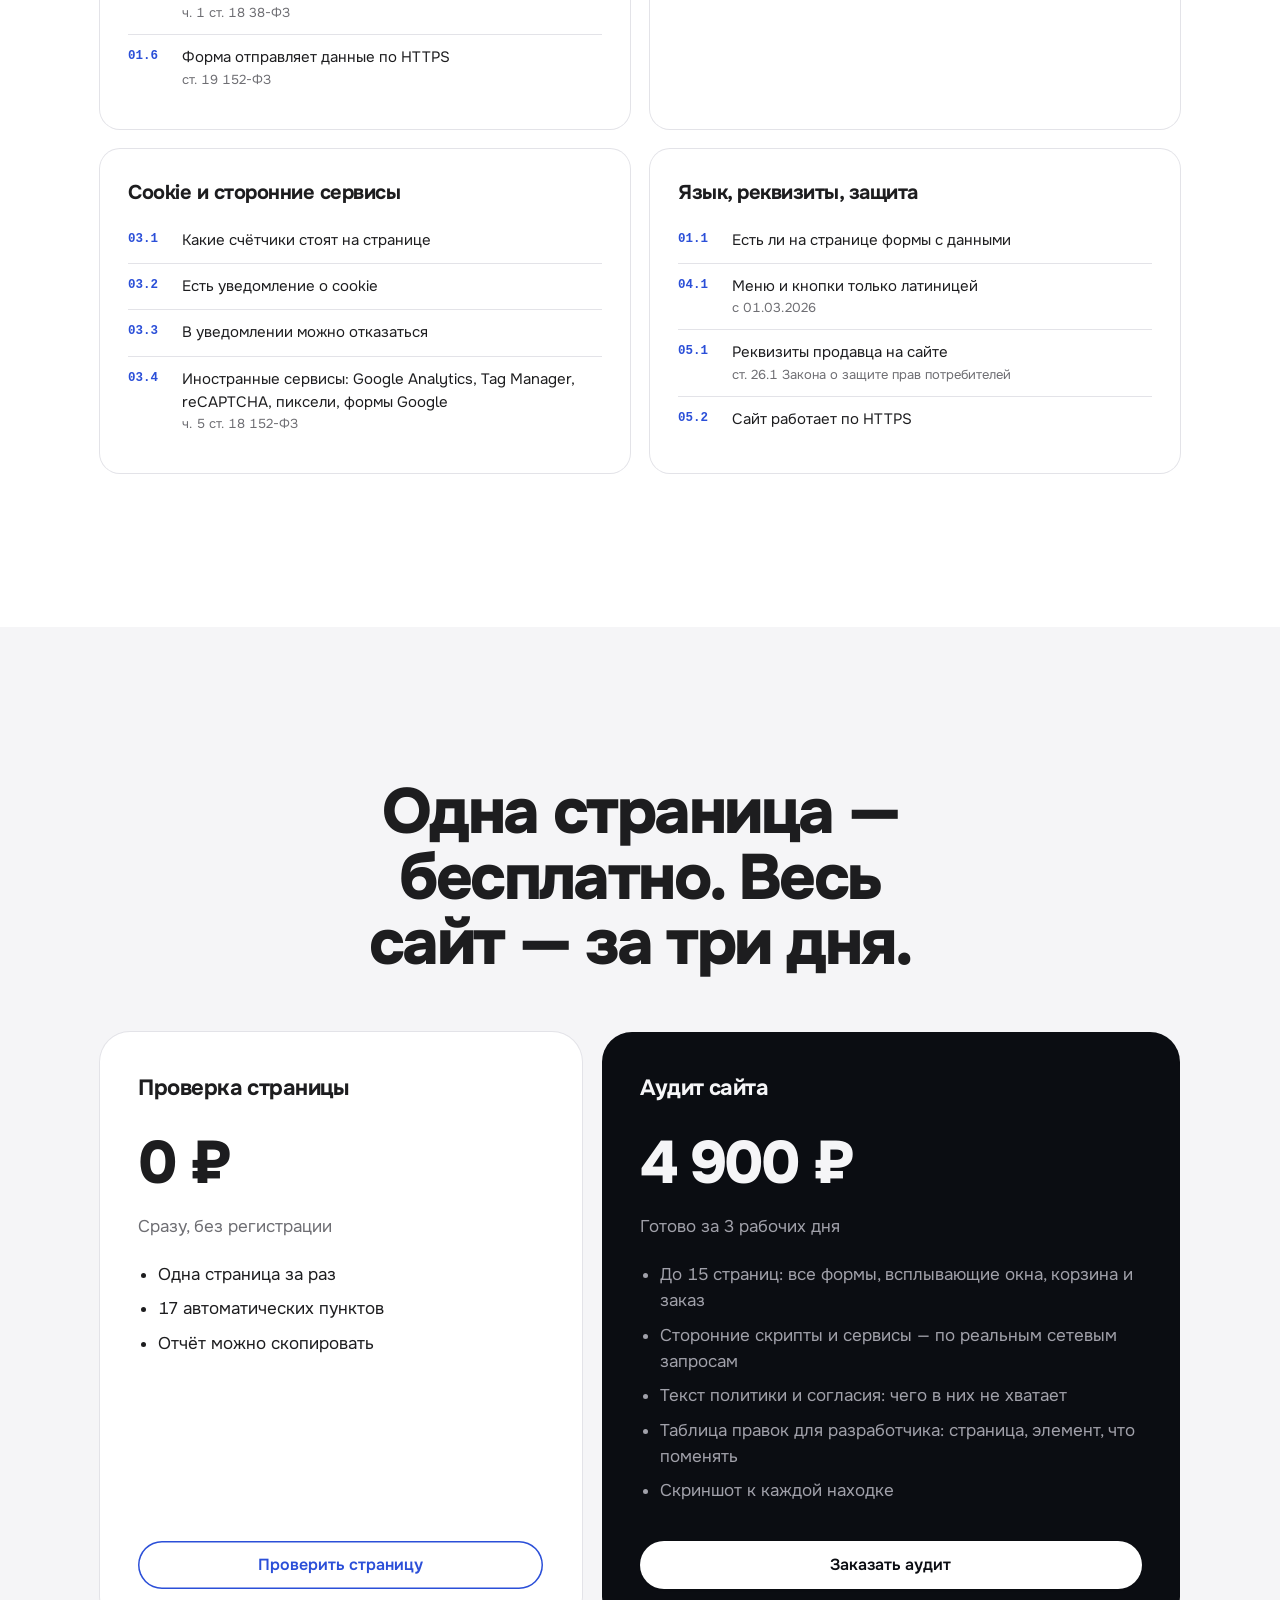
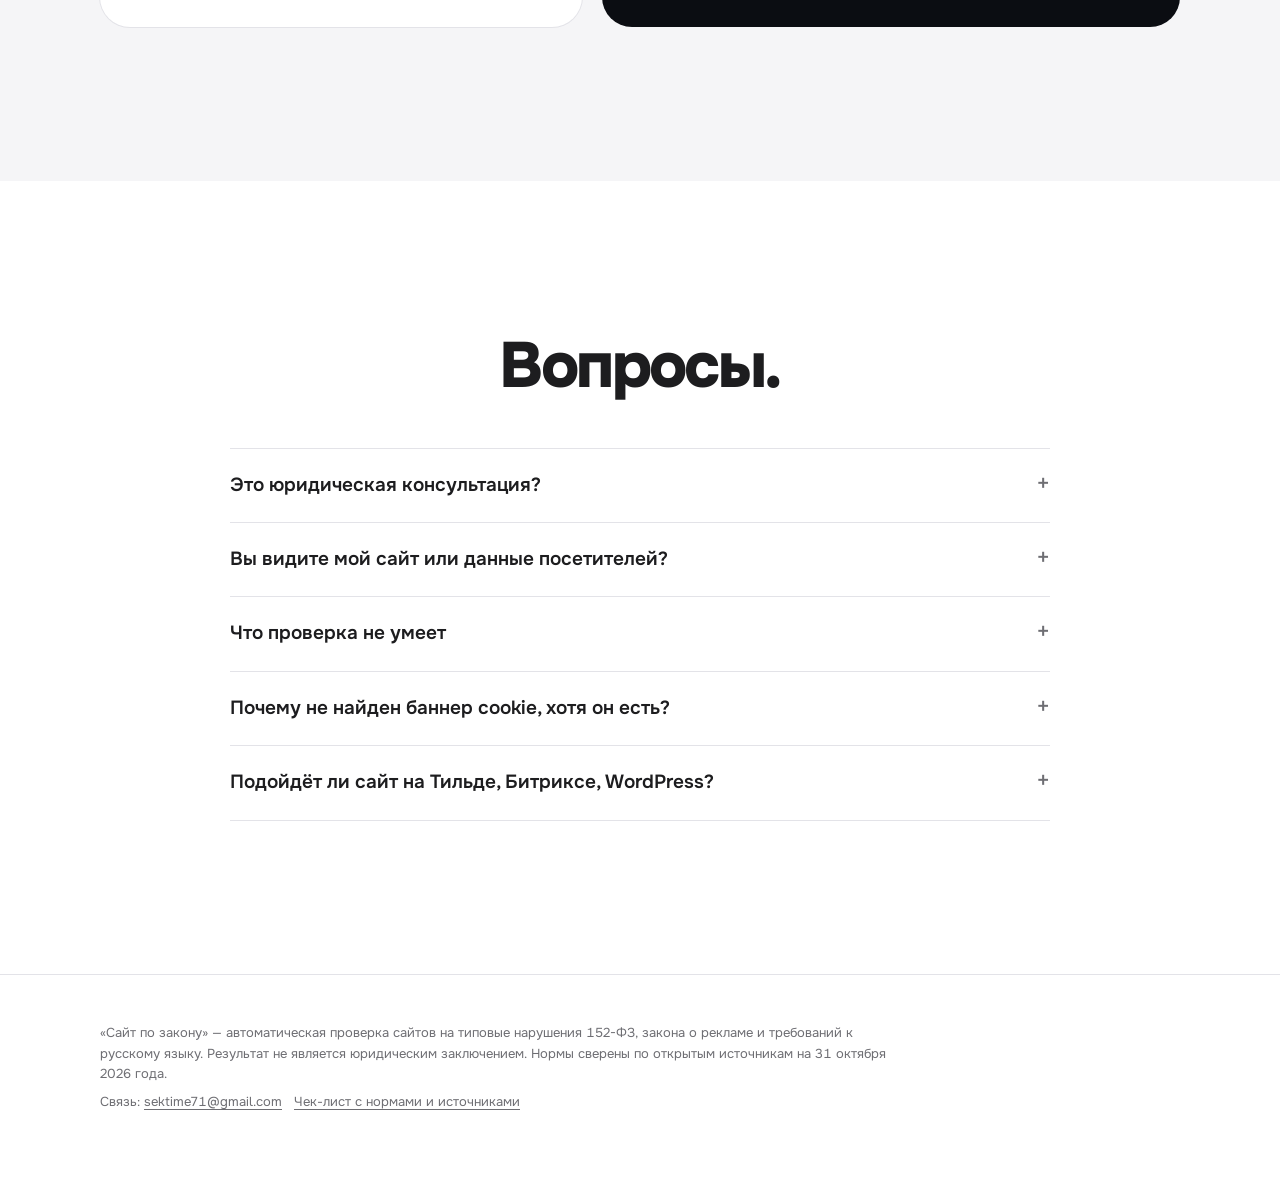
<file: zakon/index.html>
<!doctype html>
<html lang="ru">
<head>
<meta charset="utf-8">
<meta name="viewport" content="width=device-width,initial-scale=1,viewport-fit=cover">
<title>Сайт по закону — проверка сайта на 152-ФЗ</title>
<meta name="description" content="Проверка сайта на 152-ФЗ, cookie, иностранные сервисы и русский язык за минуту. Бесплатно, без регистрации. Проверка идёт в вашем браузере — данные никуда не уходят.">
<meta name="theme-color" content="#ffffff">
<link rel="preload" href="../assets/onest.woff" as="font" type="font/woff" crossorigin>
<link rel="stylesheet" href="../assets/premium.css">
<style>
/* ---------- первый экран ---------- */
.hero{padding:clamp(40px,6vw,84px) 0 0;text-align:center}
.hero .lead{max-width:30em;margin:22px auto 34px}
.hero .acts{display:flex;gap:14px;justify-content:center;flex-wrap:wrap}
.hero .note{margin-top:18px;font-size:14px;color:var(--ink2)}

/* ---------- история: магазин исправляется по прокрутке ---------- */
.story{position:relative;height:620vh;margin-top:-40px}
.stick{position:sticky;top:56px;height:calc(100vh - 56px);height:calc(100svh - 56px);display:flex;align-items:center}
.stick .wrap{width:100%;display:grid;grid-template-columns:minmax(0,.82fr) minmax(0,1.18fr);gap:clamp(28px,5vw,72px);align-items:center}
.steps{position:relative}
.score{display:flex;gap:8px;flex-wrap:wrap;margin-bottom:26px}
.score .chip{font-size:14px;padding:6px 14px}
.step{display:none}
.step.on{display:block;animation:stepIn .7s var(--ease) both}
@keyframes stepIn{from{opacity:0;transform:translateY(18px);filter:blur(6px)}to{opacity:1;transform:none;filter:none}}
.step .k{font-size:15px;font-weight:600;color:var(--accent);margin-bottom:12px}
.step h2{font-size:clamp(28px,3.6vw,44px);line-height:1.06;letter-spacing:-.035em}
.step p{color:var(--ink2);font-size:18px;margin-top:16px;max-width:28em}
.step .law{display:inline-block;margin-top:16px;font-size:13px;color:var(--ink2);border:1px solid var(--line);border-radius:999px;padding:4px 12px}
.prog{display:flex;gap:6px;margin-top:30px}
.prog i{height:4px;flex:1;border-radius:4px;background:var(--line);overflow:hidden;position:relative}
.prog i b{position:absolute;inset:0;background:var(--accent);transform:scaleX(0);transform-origin:left}

.demo .window{will-change:transform}
.stage{position:relative;padding:18px 56px 18px 22px;font-size:14px}
.shop .nav2{display:flex;gap:16px;align-items:center;padding-bottom:12px;border-bottom:1px solid var(--line);margin-bottom:16px;flex-wrap:wrap}
.shop .brand2{font-weight:700;margin-right:auto}
.shop .nav2 a{text-decoration:none;color:var(--ink2)}
.shop h4{margin:0 0 12px;font-size:17px;letter-spacing:-.01em}
.shop .in{display:block;width:100%;border:1px solid var(--line);border-radius:10px;padding:10px 12px;margin-bottom:8px;color:var(--ink2);background:var(--bg2);font:inherit}
.shop label{display:flex;gap:10px;align-items:flex-start;margin:10px 0;line-height:1.4}
.shop input[type=checkbox]{width:17px;height:17px;margin:1px 0 0;accent-color:var(--accent);flex:0 0 auto}
.shop .send{margin-top:6px;background:var(--ink);color:var(--bg);border:0;border-radius:10px;padding:10px 18px;font:600 14px var(--font)}
.shop .cookie{margin-top:16px;display:flex;gap:10px;align-items:center;flex-wrap:wrap;background:var(--bg2);border-radius:12px;padding:10px 12px;font-size:13px}
.shop .cookie button{font:600 13px var(--font);border:1px solid var(--line);background:var(--card);color:var(--ink);border-radius:8px;padding:5px 11px}
.shop .foot2{margin-top:14px;font-size:12px;color:var(--ink2)}
.shop [data-p]{transition:background-color .6s var(--ease),box-shadow .6s var(--ease);border-radius:10px}
.shop .flash{background-color:color-mix(in srgb,var(--ok) 14%,transparent);box-shadow:0 0 0 6px color-mix(in srgb,var(--ok) 14%,transparent)}
.pin{position:absolute;z-index:2;width:24px;height:24px;margin:-12px 0 0 -12px;border-radius:50%;background:var(--bad);color:#fff;font:700 12px/24px var(--font);text-align:center;box-shadow:0 0 0 4px var(--bad-soft);animation:pop .4s var(--ease) both}
.pin.check{background:#c98a00;box-shadow:0 0 0 4px var(--warn-soft)}
@keyframes pop{from{transform:scale(.3);opacity:0}to{transform:scale(1);opacity:1}}
.stamp{position:absolute;right:18px;top:54px;width:150px;height:150px;color:var(--accent);opacity:0;transform:rotate(-14deg) scale(1.8);pointer-events:none;transition:opacity .25s,transform .5s cubic-bezier(.2,1.7,.4,1)}
.stamp.on{opacity:.92;transform:rotate(-14deg) scale(1)}

/* ---------- тёмный блок про приватность ---------- */
.statement .words{font-size:clamp(30px,4.6vw,58px);line-height:1.12;letter-spacing:-.035em;font-weight:700;max-width:18em}
.statement .sub{margin-top:28px;max-width:36em;font-size:18px}
.proof{display:grid;grid-template-columns:repeat(3,minmax(0,1fr));gap:1px;margin-top:64px;background:#24262e;border-radius:var(--r-m);overflow:hidden}
.proof div{background:var(--dark2);padding:26px}
.proof b{display:block;font-size:30px;letter-spacing:-.03em;margin-bottom:6px}
.proof span{color:var(--on-dark2);font-size:15px}

/* ---------- проверка своей страницы ---------- */
.tool{margin-top:48px;border-radius:var(--r-l);background:var(--card);box-shadow:0 0 0 1px var(--line),0 30px 60px -40px rgba(0,0,0,.25);overflow:hidden}
.tabs{display:flex;gap:4px;padding:8px;background:var(--bg2);border-bottom:1px solid var(--line);overflow-x:auto}
.tab{font:600 15px var(--font);border:0;background:transparent;color:var(--ink2);padding:10px 16px;border-radius:999px;cursor:pointer;white-space:nowrap;transition:background .2s,color .2s}
.tab[aria-selected=true]{background:var(--card);color:var(--ink);box-shadow:0 1px 3px rgba(0,0,0,.08)}
.panel{padding:clamp(20px,3vw,36px)}
.panel[hidden]{display:none}
.paste{display:grid;grid-template-columns:minmax(0,1fr) minmax(0,1fr);gap:28px}
.field{display:block;margin-bottom:14px}
.field span{display:block;font-weight:600;font-size:14px;margin-bottom:6px}
.field input,.field textarea{width:100%;font:16px/1.45 var(--font);color:var(--ink);background:var(--bg2);border:1px solid transparent;border-radius:14px;padding:12px 14px;transition:border-color .2s,background .2s}
.field input:focus,.field textarea:focus{outline:none;border-color:var(--accent);background:var(--card)}
.field textarea{min-height:200px;font:13px/1.45 var(--mono);resize:vertical}
.how{font-size:14px;color:var(--ink2);margin:-2px 0 16px}
.row{display:flex;gap:10px;flex-wrap:wrap;align-items:center}
.report{background:var(--bg2);border-radius:var(--r-m);padding:18px 20px;min-height:300px}
.report .empty{color:var(--ink2);display:grid;place-items:center;min-height:260px;text-align:center;padding:0 20px}
.sum{display:flex;gap:8px;flex-wrap:wrap;margin-bottom:6px}
.f{padding:12px 0;border-top:1px solid var(--line)}
.f .t{display:flex;gap:10px;align-items:flex-start;font-weight:600;font-size:15px}
.f .t .chip{font-size:12px;padding:3px 10px;flex:0 0 auto}
.f p{color:var(--ink2);font-size:14px;margin-top:6px}
.ev{margin-top:8px;font:12.5px/1.5 var(--mono);background:var(--card);border-radius:10px;padding:9px 11px;overflow-wrap:anywhere}
details.more summary{cursor:pointer;color:var(--ink2);padding:10px 0;font-size:14px}
.trio{display:grid;grid-template-columns:repeat(3,minmax(0,1fr));gap:24px;list-style:none;margin:0;padding:0;counter-reset:s}
.trio li{counter-increment:s}
.trio li:before{content:counter(s);display:grid;place-items:center;width:34px;height:34px;border-radius:50%;background:var(--bg2);font-weight:700;margin-bottom:14px}
.trio h3{font-size:19px;margin-bottom:6px}
.trio p{color:var(--ink2);font-size:15px}
.drag{display:inline-flex;align-items:center;gap:10px;min-height:54px;padding:0 26px;border-radius:999px;background:var(--accent);color:#fff;font:700 17px var(--font);text-decoration:none;cursor:grab;margin:6px 0 28px;box-shadow:0 10px 30px -12px var(--accent)}

/* ---------- нормы ---------- */
.norms{display:grid;grid-template-columns:repeat(3,minmax(0,1fr));gap:20px;margin-top:56px}
.norm{background:var(--card);border-radius:var(--r-m);padding:30px;box-shadow:0 0 0 1px var(--line)}
.norm .when{font-size:clamp(30px,3.4vw,42px);font-weight:800;letter-spacing:-.04em;line-height:1}
.norm p{margin-top:14px;color:var(--ink2)}
.norm small{display:block;margin-top:14px;font-size:13px;color:var(--ink2)}

/* ---------- что проверяем ---------- */
.groups{display:grid;grid-template-columns:repeat(2,minmax(0,1fr));gap:20px;margin-top:56px}
.group{background:var(--card);border-radius:var(--r-m);padding:28px;box-shadow:0 0 0 1px var(--line)}
.group h3{font-size:20px;margin-bottom:10px}
.group ul{list-style:none;margin:0;padding:0}
.group li{display:grid;grid-template-columns:46px minmax(0,1fr);gap:8px;padding:11px 0;border-top:1px solid var(--line);font-size:15px}
.group li:first-child{border-top:0}
.group code{font:600 12.5px/1.7 var(--mono);color:var(--accent)}
.group small{display:block;color:var(--ink2);font-size:13px}

/* ---------- цены ---------- */
.plans{display:grid;grid-template-columns:minmax(0,1fr) minmax(0,1.2fr);gap:20px;margin-top:56px;align-items:stretch}
.plan{border-radius:var(--r-l);padding:clamp(28px,3vw,40px);background:var(--card);box-shadow:0 0 0 1px var(--line);display:flex;flex-direction:column}
.plan.main{background:var(--dark);color:var(--on-dark);box-shadow:none}
.plan.main .muted,.plan.main li{color:var(--on-dark2)}
.plan h3{font-size:22px}
.price{font-size:clamp(44px,5vw,60px);font-weight:800;letter-spacing:-.045em;margin:12px 0 4px}
.plan ul{margin:22px 0 28px;padding-left:20px;flex:1}
.plan li{margin-bottom:8px}
.plan.main .btn{background:#fff;color:#0b0d12}

.faq{max-width:820px;margin:48px auto 0}
.faq details{border-top:1px solid var(--line);padding:22px 0}
.faq details:last-child{border-bottom:1px solid var(--line)}
.faq summary{cursor:pointer;font-weight:600;font-size:19px;list-style:none;display:flex;justify-content:space-between;gap:20px}
.faq summary::-webkit-details-marker{display:none}
.faq summary:after{content:"+";font-weight:400;font-size:26px;line-height:1;color:var(--ink2);transition:transform .3s var(--ease)}
.faq details[open] summary:after{transform:rotate(45deg)}
.faq p{color:var(--ink2);margin-top:12px;max-width:44em}

@media (max-width:900px){
  .nav a.link{display:none}
  .story{height:560vh}
  .stick{align-items:flex-start;padding-top:14px}
  .stick .wrap{grid-template-columns:minmax(0,1fr);gap:16px}
  .demo{order:-1}
  .score{margin-bottom:12px}
  .step h2{font-size:24px}
  .step p{font-size:15px;margin-top:8px}
  .step .law{margin-top:10px}
  .prog{margin-top:14px}
  .stage{padding:12px 46px 12px 14px;font-size:13px}
  .shop h4{font-size:15px;margin-bottom:8px}
  .shop .in{padding:7px 10px;margin-bottom:6px}
  .shop .cookie{margin-top:10px;padding:8px 10px}
  .stamp{width:104px;height:104px;right:8px;top:44px}
  .paste,.plans,.norms,.groups,.trio,.proof{grid-template-columns:minmax(0,1fr)}
}
@media (max-width:900px){.step p{display:none}.step .law{display:none}.step h2{font-size:22px}}
@media (prefers-reduced-motion:reduce){.story{height:auto}.stick{position:static;height:auto;padding:24px 0}.step{display:block;margin-bottom:28px}.step.on{animation:none}}
</style>
</head>
<body>
<header class="nav"><div class="wrap">
  <a class="brand" href="./"><span class="seal" aria-hidden="true">§</span>Сайт по закону</a>
  <a class="link" href="#how">Как это работает</a><a class="link" href="#checks">Что проверяем</a><a class="link" href="#audit">Аудит</a>
  <a class="btn small" href="#check">Проверить сайт</a>
</div></header>

<main>
<section class="hero"><div class="wrap">
  <h1 class="display rise">Сайт по&nbsp;закону.</h1>
  <p class="lead rise">Проверка сайта на 152&#8209;ФЗ, cookie и русский язык за минуту. Бесплатно и без регистрации. Каждая находка — с нормой и местом на странице.</p>
  <div class="acts rise">
    <a class="btn" href="#check">Проверить свою страницу</a>
    <a class="btn ghost" href="#how">Посмотреть, как это работает</a>
  </div>
  <p class="note rise">Проверка идёт в вашем браузере. Данные не уходят ни нам, ни кому-то ещё.</p>
</div></section>

<section class="story" id="how" aria-label="Как проверка находит и помогает исправить ошибки">
  <div class="stick"><div class="wrap">
    <div class="steps">
      <div class="score" id="score" aria-live="polite"></div>
      <div class="step on" data-s="0"><div class="k">Пример магазина</div><h2>Обычная форма заявки. Восемь замечаний.</h2><p>Так выглядит форма на большинстве сайтов малого бизнеса. Проверка нашла три нарушения и пять мест, которые стоит проверить. Прокрутите — исправим по шагам.</p></div>
      <div class="step" data-s="1"><div class="k">Шаг 1 из 5</div><h2>Согласие — отдельно и только от посетителя.</h2><p>Галочка больше не стоит заранее и не склеена с офертой. Данные уходят по HTTPS.</p><span class="law">ч. 1 ст. 9 152-ФЗ — с 1 сентября 2025</span></div>
      <div class="step" data-s="2"><div class="k">Шаг 2 из 5</div><h2>Home, Shop, Send — теперь по-русски.</h2><p>Меню и кнопки для покупателя — на русском. Латиница допустима как дубль или товарный знак.</p><span class="law">закон о государственном языке — с 1 марта 2026</span></div>
      <div class="step" data-s="3"><div class="k">Шаг 3 из 5</div><h2>Google Analytics больше не собирает данные за рубежом.</h2><p>Остаётся Яндекс Метрика. Первичный сбор данных граждан — в базы на территории России.</p><span class="law">ч. 5 ст. 18 152-ФЗ</span></div>
      <div class="step" data-s="4"><div class="k">Шаг 4 из 5</div><h2>В уведомлении о cookie можно отказаться.</h2><p>Вместо одной кнопки «ОК» — «Принять» и «Отклонить» и ссылка на политику.</p><span class="law">152-ФЗ, позиция Роскомнадзора</span></div>
      <div class="step" data-s="5"><div class="k">Шаг 5 из 5</div><h2>Политика с оператором и реквизитами.</h2><p>Полноценный документ с ИНН и ОГРН, а в подвале — реквизиты продавца. Замечаний ноль.</p><span class="law">ч. 2 ст. 18.1 152-ФЗ, ст. 26.1 ЗоЗПП</span></div>
      <div class="prog" aria-hidden="true"><i><b></b></i><i><b></b></i><i><b></b></i><i><b></b></i><i><b></b></i></div>
    </div>
    <div class="demo">
      <div class="window" data-zoom>
        <div class="bar"><span class="dots" aria-hidden="true"><i></i><i></i><i></i></span><span class="url">svechnaya-lavka.ru</span></div>
        <div class="stage" id="stage">
          <div class="shop" id="shop" aria-label="Пример страницы магазина"></div>
          <svg class="stamp" id="stamp" viewBox="0 0 200 200" aria-hidden="true">
            <defs><path id="circ" d="M100,100 m-74,0 a74,74 0 1,1 148,0 a74,74 0 1,1 -148,0"/></defs>
            <circle cx="100" cy="100" r="94" fill="none" stroke="currentColor" stroke-width="5"/>
            <circle cx="100" cy="100" r="58" fill="none" stroke="currentColor" stroke-width="2.5"/>
            <text font-family="Onest, sans-serif" font-weight="800" font-size="15" letter-spacing="3" fill="currentColor"><textPath href="#circ">САЙТ ПО ЗАКОНУ ★ САЙТ ПО ЗАКОНУ ★</textPath></text>
            <text x="100" y="97" text-anchor="middle" font-family="Onest, sans-serif" font-weight="800" font-size="19" fill="currentColor">ПРОВЕРЕНО</text>
            <text x="100" y="120" text-anchor="middle" font-family="Onest, sans-serif" font-weight="600" font-size="13" fill="currentColor">0 замечаний</text>
          </svg>
        </div>
      </div>
    </div>
  </div></div>
</section>

<section class="sec darkzone statement"><div class="wrap">
  <p class="words">Проверка идёт в вашем браузере. Ни один байт с вашего сайта не уходит ни нам, ни кому-то ещё.</p>
  <p class="sub muted rise">И эта страница тоже: шрифт и скрипты лежат у нас, счётчиков и cookie нет, к сторонним серверам — ни одного запроса. Можно проверить её саму.</p>
  <div class="proof rise">
    <div><b class="tnum">17</b><span>пунктов проверки по пяти законам</span></div>
    <div><b>0 ₽</b><span>за проверку страницы, без регистрации</span></div>
    <div><b>1 минута</b><span>от кнопки до отчёта с нормами</span></div>
  </div>
</div></section>

<section class="sec" id="check"><div class="wrap">
  <h2 class="h2 center rise" style="max-width:14em">Проверьте свою страницу.</h2>
  <p class="lead center rise" style="max-width:32em;margin-top:18px">Откройте страницу, где посетитель оставляет имя, телефон или почту, — и выберите удобный способ.</p>
  <div class="tool rise">
    <div class="tabs" role="tablist" aria-label="Способ проверки">
      <button class="tab" role="tab" id="t1" aria-controls="p1" aria-selected="true">Вставить код страницы</button>
      <button class="tab" role="tab" id="t2" aria-controls="p2" aria-selected="false" tabindex="-1">Закладка в браузере</button>
      <button class="tab" role="tab" id="t3" aria-controls="p3" aria-selected="false" tabindex="-1">Через консоль</button>
    </div>
    <div class="panel" role="tabpanel" id="p1" aria-labelledby="t1">
      <div class="paste">
        <div>
          <label class="field"><span>Адрес страницы</span><input id="pUrl" type="url" inputmode="url" placeholder="https://ваш-сайт.ru/contacts" autocomplete="off"></label>
          <label class="field"><span>Код страницы</span><textarea id="pHtml" spellcheck="false" placeholder="&lt;!doctype html&gt;…"></textarea></label>
          <p class="how">На своей странице нажмите Ctrl+U (на Mac — Cmd+Option+U), затем Ctrl+A и Ctrl+C. Код разбирается здесь же: ничего не выполняется и никуда не отправляется.</p>
          <div class="row"><button class="btn" id="pRun" type="button">Проверить страницу</button><button class="btn ghost" id="pSample" type="button">Подставить пример</button></div>
        </div>
        <div class="report" id="pOut" aria-live="polite"><div class="empty">Здесь появится отчёт: что исправить, что проверить вручную и что уже в порядке.</div></div>
      </div>
    </div>
    <div class="panel" role="tabpanel" id="p2" aria-labelledby="t2" hidden>
      <p class="muted" style="max-width:40em">Самый точный способ: проверка видит страницу так же, как посетитель, вместе с баннером cookie и подгруженными скриптами. Нужен компьютер.</p>
      <a class="drag" id="bm" href="#" title="Перетащите на панель закладок">§ Проверить сайт</a>
      <ol class="trio">
        <li><h3>Добавьте закладку</h3><p>Перетащите синюю кнопку на панель закладок. Панели не видно — Ctrl+Shift+B (на Mac — Cmd+Shift+B).</p></li>
        <li><h3>Откройте свою страницу</h3><p>Ту, где есть форма заявки, заказа или подписки.</p></li>
        <li><h3>Нажмите закладку</h3><p>Отчёт появится поверх страницы. Его можно скопировать и отправить разработчику.</p></li>
      </ol>
    </div>
    <div class="panel" role="tabpanel" id="p3" aria-labelledby="t3" hidden>
      <ol class="trio">
        <li><h3>Скопируйте код</h3><p><button class="btn ghost small" id="copy" type="button" style="margin-top:8px">Скопировать код проверки</button></p></li>
        <li><h3>Откройте консоль</h3><p>На своей странице нажмите F12 (на Mac — Cmd+Option+J), вкладка Console.</p></li>
        <li><h3>Вставьте и нажмите Enter</h3><p>Если браузер просит подтвердить вставку, введите allow pasting.</p></li>
      </ol>
    </div>
  </div>
</div></section>

<section class="sec bg2"><div class="wrap">
  <h2 class="h2 rise" style="max-width:13em">Три изменения, которые касаются почти каждого сайта.</h2>
  <div class="norms">
    <div class="norm rise"><div class="when">до 300 000 ₽</div><p>Штраф для организации за обработку персональных данных без согласия, когда оно обязательно. Для ИП — до 40 000 ₽; при повторе выше.</p><small>ч. 2 и ч. 10 ст. 13.11 КоАП — <a href="https://vitvet.com/articles/koap/sostavy/shtraf-152-fz-2026-tablitsa/" rel="noopener">таблица штрафов</a></small></div>
    <div class="norm rise"><div class="when">1 сентября 2025</div><p>Согласие на обработку данных оформляется отдельно от других документов. Одна галочка «принимаю оферту и даю согласие» больше не подходит.</p><small>ч. 1 ст. 9 152-ФЗ — <a href="https://robokassa.com/blog/articles/izmeneniya-v-152-fz-s-1-sentyabrya/" rel="noopener">разбор изменений</a></small></div>
    <div class="norm rise"><div class="when">1 марта 2026</div><p>Информация для потребителей — на русском языке. Иностранные слова допустимы как равнозначный дубль; исключение — зарегистрированные товарные знаки.</p><small>закон о государственном языке — <a href="https://pravo.ru/story/259589/" rel="noopener">разбор Право.ру</a></small></div>
  </div>
</div></section>

<section class="sec" id="checks"><div class="wrap">
  <h2 class="h2 rise" style="max-width:12em">17 пунктов. У каждого — норма.</h2>
  <p class="lead rise" style="max-width:34em;margin-top:18px">«Исправить» — только когда расхождение с нормой очевидно. Где нужен взгляд человека — «Проверить» с объяснением. Полный список с источниками — в <a href="checklist.html">чек-листе</a>.</p>
  <div class="groups">
    <div class="group rise"><h3>Формы и согласие</h3><ul>
      <li><code>01.2</code><span>Отметка согласия у каждой формы<small>ч. 1 ст. 9 152-ФЗ</small></span></li>
      <li><code>01.3</code><span>Галочка не стоит заранее<small>согласие — действие посетителя</small></span></li>
      <li><code>01.4</code><span>Согласие не склеено с офертой и ведёт на отдельный текст<small>с 01.09.2025</small></span></li>
      <li><code>01.5</code><span>Отдельное согласие на рекламную рассылку<small>ч. 1 ст. 18 38-ФЗ</small></span></li>
      <li><code>01.6</code><span>Форма отправляет данные по HTTPS<small>ст. 19 152-ФЗ</small></span></li>
    </ul></div>
    <div class="group rise"><h3>Политика обработки данных</h3><ul>
      <li><code>02.1</code><span>Ссылка на политику рядом с формой<small>ч. 2 ст. 18.1 152-ФЗ</small></span></li>
      <li><code>02.2</code><span>Политика открывается и это полноценный документ</span></li>
      <li><code>02.3</code><span>Указан оператор с ИНН и ОГРН</span></li>
      <li><code>02.4</code><span>Описаны cookie и счётчики</span></li>
    </ul></div>
    <div class="group rise"><h3>Cookie и сторонние сервисы</h3><ul>
      <li><code>03.1</code><span>Какие счётчики стоят на странице</span></li>
      <li><code>03.2</code><span>Есть уведомление о cookie</span></li>
      <li><code>03.3</code><span>В уведомлении можно отказаться</span></li>
      <li><code>03.4</code><span>Иностранные сервисы: Google Analytics, Tag Manager, reCAPTCHA, пиксели, формы Google<small>ч. 5 ст. 18 152-ФЗ</small></span></li>
    </ul></div>
    <div class="group rise"><h3>Язык, реквизиты, защита</h3><ul>
      <li><code>01.1</code><span>Есть ли на странице формы с данными</span></li>
      <li><code>04.1</code><span>Меню и кнопки только латиницей<small>с 01.03.2026</small></span></li>
      <li><code>05.1</code><span>Реквизиты продавца на сайте<small>ст. 26.1 Закона о защите прав потребителей</small></span></li>
      <li><code>05.2</code><span>Сайт работает по HTTPS</span></li>
    </ul></div>
  </div>
</div></section>

<section class="sec bg2" id="audit"><div class="wrap">
  <h2 class="h2 center rise" style="max-width:13em">Одна страница — бесплатно. Весь сайт — за три дня.</h2>
  <div class="plans">
    <div class="plan rise">
      <h3>Проверка страницы</h3>
      <div class="price">0 ₽</div>
      <p class="muted">Сразу, без регистрации</p>
      <ul><li>Одна страница за раз</li><li>17 автоматических пунктов</li><li>Отчёт можно скопировать</li></ul>
      <a class="btn ghost" href="#check">Проверить страницу</a>
    </div>
    <div class="plan main rise">
      <h3>Аудит сайта</h3>
      <div class="price">4 900 ₽</div>
      <p class="muted">Готово за 3 рабочих дня</p>
      <ul>
        <li>До 15 страниц: все формы, всплывающие окна, корзина и заказ</li>
        <li>Сторонние скрипты и сервисы — по реальным сетевым запросам</li>
        <li>Текст политики и согласия: чего в них не хватает</li>
        <li>Таблица правок для разработчика: страница, элемент, что поменять</li>
        <li>Скриншот к каждой находке</li>
      </ul>
      <a class="btn" href="mailto:sektime71@gmail.com?subject=%D0%90%D1%83%D0%B4%D0%B8%D1%82%20%D1%81%D0%B0%D0%B9%D1%82%D0%B0&amp;body=%D0%90%D0%B4%D1%80%D0%B5%D1%81%20%D1%81%D0%B0%D0%B9%D1%82%D0%B0%3A%20">Заказать аудит</a>
    </div>
  </div>
</div></section>

<section class="sec"><div class="wrap">
  <h2 class="h2 center rise">Вопросы.</h2>
  <div class="faq">
    <details><summary>Это юридическая консультация?</summary><p>Нет. Это техническая проверка: мы находим на сайте то, что расходится с нормами, и показываем где. Политику и текст согласия под ваш бизнес составляет юрист — мы скажем, когда он нужен.</p></details>
    <details><summary>Вы видите мой сайт или данные посетителей?</summary><p>Нет. Проверка выполняется в вашем браузере. Вставленный код разбирается на этой странице и никуда не отправляется. На нашем сайте нет счётчиков, cookie и форм.</p></details>
    <details><summary>Что проверка не умеет</summary><p>Не видит уведомление в Роскомнадзор, где стоит сервер, договоры с подрядчиками и внутренние документы. По вставленному коду не открывает другие страницы — политику проверьте отдельно.</p></details>
    <details><summary>Почему не найден баннер cookie, хотя он есть?</summary><p>Скорее всего, вы его уже закрыли и сайт запомнил выбор, или баннер подгружается скриптом. Запустите закладку в режиме инкогнито.</p></details>
    <details><summary>Подойдёт ли сайт на Тильде, Битриксе, WordPress?</summary><p>Да. Проверка смотрит готовую страницу так, как её видит посетитель, — платформа не важна.</p></details>
  </div>
</div></section>
</main>

<footer class="foot"><div class="wrap">
  <p>«Сайт по закону» — автоматическая проверка сайтов на типовые нарушения 152-ФЗ, закона о рекламе и требований к русскому языку. Результат не является юридическим заключением. Нормы сверены по открытым источникам на 31 октября 2026 года.</p>
  <p>Связь: <a href="mailto:sektime71@gmail.com">sektime71@gmail.com</a> &nbsp; <a href="checklist.html">Чек-лист с нормами и источниками</a></p>
</div></footer>

<script src="engine.js"></script>
<script src="../assets/gsap.min.js" defer></script>
<script src="../assets/ScrollTrigger.min.js" defer></script>
<script src="../assets/premium.js" defer></script>
<script>
(function(){
'use strict';
var $=function(s){return document.querySelector(s)};
var E=function(s){return window.esc?window.esc(s):String(s)};
var tell=function(t){if(window.say)window.say(t)};
var NAMES={fix:'Исправить',check:'Проверить',ok:'В порядке',na:'Неприменимо'};
var ORDER={fix:0,check:1,ok:2,na:3};
function summary(res){var c={fix:0,check:0,ok:0};res.forEach(function(f){if(c[f.status]!=null)c[f.status]++});return c}
function chips(c){return ['fix','check','ok'].map(function(s){return '<span class="chip c-'+s+' tnum">'+NAMES[s]+': '+c[s]+'</span>'}).join('')}

/* ---------- пример магазина: настоящий движок на каждом шаге ---------- */
var KEYS=['consent','lang','ga','banner','policy'];
var BAD={consent:false,lang:false,ga:false,banner:false,policy:false};
function stateFor(n){var s={};KEYS.forEach(function(k,i){s[k]=i<n});return s}
function shopHtml(st){
  var head=(st.ga?'':'<script async src="https://www.googletagmanager.com/gtag/js?id=G-DEMO1"><\/script><script>gtag("config","G-DEMO1")<\/script>')+'<script>ym(10000001,"init",{})<\/script>';
  var nav=st.lang?'<a href="/">Главная</a><a href="/catalog">Каталог</a><a href="/sale">Распродажа</a>':'<a href="/">Home</a><a href="/catalog">Shop</a><a href="/sale">Sale</a>';
  var consent=st.consent
    ?'<label data-p="01.3 01.4"><input type="checkbox" name="pd" tabindex="-1"> <span>Даю <a href="/consent" tabindex="-1">согласие на обработку персональных данных</a></span></label>'
    :'<label data-p="01.3 01.4"><input type="checkbox" name="agree" checked tabindex="-1"> <span>Принимаю условия оферты и даю согласие на обработку персональных данных</span></label>';
  var banner=st.banner
    ?'<div class="cookie" data-p="03.2 03.3">Мы используем cookie и Яндекс Метрику. <a href="/policy" tabindex="-1">Подробнее</a> <button type="button" tabindex="-1">Принять</button><button type="button" tabindex="-1">Отклонить</button></div>'
    :'<div class="cookie" data-p="03.2 03.3">Мы используем cookie. <button type="button" tabindex="-1">OK</button></div>';
  var foot='<div class="foot2" data-p="02.1 02.2 02.3 05.1"><a href="/policy" tabindex="-1">Политика конфиденциальности</a>'+(st.policy?' — ИП Петрова А. С., ОГРНИП 320665800012345':'')+'</div>';
  return '<html lang="ru"><head>'+head+'</head><body><nav class="nav2" data-p="04.1 03.4"><span class="brand2">Свечная лавка</span>'+nav+'</nav>'+
    '<form id="lead" data-p="01.6" action="'+(st.consent?'/order':'http://crm.example/lead')+'" onsubmit="return false"><h4>Закажите набор свечей</h4><input class="in" name="name" placeholder="Имя" aria-label="Имя" tabindex="-1"><input class="in" type="tel" name="phone" placeholder="Телефон" aria-label="Телефон" tabindex="-1">'+consent+
    '<button class="send" type="submit" data-p="04.1" tabindex="-1">'+(st.lang?'Отправить':'Send')+'</button></form>'+banner+foot+'</body></html>';
}
function policyHtml(full){
  if(!full)return '<html><body><p>Мы бережём ваши данные.</p></body></html>';
  var t='Политика обработки персональных данных. Оператор: ИП Петрова Анна Сергеевна, ИНН 665801234567, ОГРНИП 320665800012345. ';
  for(var i=0;i<18;i++)t+='Цели обработки, категории данных, сроки хранения, права субъекта, меры защиты. Сайт использует cookie и Яндекс Метрику. ';
  return '<html><body><p>'+t+'</p></body></html>';
}
var LOC={href:'https://svechnaya-lavka.ru/',protocol:'https:',origin:'https://svechnaya-lavka.ru'};
var cur=-1,lastIssues=[],runId=0;
function placePins(issues){
  var stage=$('#stage'),shop=$('#shop');
  stage.querySelectorAll('.pin').forEach(function(p){p.remove()});
  var sr=stage.getBoundingClientRect(),marks=[];
  issues.forEach(function(f,i){var el=shop.querySelector('[data-p~="'+f.id+'"]');if(el)marks.push({n:i+1,f:f,y:el.getBoundingClientRect().top-sr.top+12})});
  marks.sort(function(a,b){return a.y-b.y||a.n-b.n});
  var lastY=-99,maxY=sr.height-16;
  marks.forEach(function(m){m.y=Math.max(m.y,lastY+28);lastY=m.y});
  for(var i=marks.length-1,next=maxY+28;i>=0;i--){marks[i].y=Math.min(marks[i].y,next-28);next=marks[i].y}
  marks.forEach(function(m,k){var y=m.y;var p=document.createElement('span');p.className='pin'+(m.f.status==='check'?' check':'');p.textContent=m.n;p.style.left=(sr.width-28)+'px';p.style.top=y+'px';p.style.animationDelay=(k*50)+'ms';p.setAttribute('aria-hidden','true');stage.appendChild(p)});
}
function render(n){
  if(n===cur||!window.__zakonAudit)return;
  var prev=cur;cur=n;var my=++runId;
  var st=stateFor(n),html=shopHtml(st),shop=$('#shop');
  shop.innerHTML=html.replace(/^[\s\S]*<body>/,'').replace(/<\/body>[\s\S]*$/,'');
  if(n>prev&&prev>=0){var key=KEYS[n-1];var sel={consent:'[data-p~="01.3"]',lang:'[data-p~="04.1"]',ga:'nav.nav2',banner:'.cookie',policy:'.foot2'}[key];shop.querySelectorAll(sel).forEach(function(e){e.classList.add('flash');setTimeout(function(){e.classList.remove('flash')},900)})}
  var fetchFn=function(u){if(/\/policy$/.test(u)){var h=policyHtml(st.policy);return Promise.resolve({status:200,text:function(){return Promise.resolve(h)}})}return Promise.resolve({status:404,text:function(){return Promise.resolve('')}})};
  window.__zakonAudit(new DOMParser().parseFromString(html,'text/html'),LOC,fetchFn).then(function(res){
    if(my!==runId)return;
    var issues=res.filter(function(f){return f.status==='fix'||f.status==='check'}).sort(function(a,b){return ORDER[a.status]-ORDER[b.status]||a.id.localeCompare(b.id)});
    lastIssues=issues;placePins(issues);
    var c=summary(res);$('#score').innerHTML=chips(c);
    $('#stamp').classList.toggle('on',!c.fix&&!c.check);
  });
  document.querySelectorAll('.step').forEach(function(s){s.classList.toggle('on',+s.dataset.s===n)});
}
var bars=[].slice.call(document.querySelectorAll('.prog b'));
var story=$('.story');
var reduce=window.matchMedia('(prefers-reduced-motion: reduce)').matches;
function onScroll(){
  if(reduce){render(0);return}
  var r=story.getBoundingClientRect(),total=r.height-window.innerHeight;
  var p=Math.min(1,Math.max(0,-r.top/Math.max(1,total)));
  var f=p*6;var n=Math.min(5,Math.floor(f));
  bars.forEach(function(b,i){var v=Math.min(1,Math.max(0,f-1-i));b.style.transform='scaleX('+v+')'});
  render(n);
}
window.addEventListener('scroll',onScroll,{passive:true});
window.addEventListener('resize',function(){placePins(lastIssues);onScroll()});
onScroll();
if(document.fonts&&document.fonts.ready)document.fonts.ready.then(function(){placePins(lastIssues)});
if(reduce){document.querySelectorAll('.step').forEach(function(s){s.classList.add('on')})}

/* ---------- проверка вставленного кода ---------- */
var lastRes=null,lastUrl='';
function reportHtml(res){
  res.sort(function(a,b){return ORDER[a.status]-ORDER[b.status]||a.id.localeCompare(b.id)});
  var card=function(f){return '<div class="f"><div class="t"><span class="chip c-'+f.status+'">'+NAMES[f.status]+'</span><span>'+E(f.id)+' · '+E(f.title)+'</span></div>'+(f.why?'<p>'+E(f.why)+'</p>':'')+((f.status==='fix'||f.status==='check')?'<div class="ev">Где: '+E(f.evidence.where)+'<br>Найдено: '+E(f.evidence.found)+'<br>Нужно: '+E(f.evidence.expected)+'</div>':'')+'</div>'};
  var main=res.filter(function(f){return f.status==='fix'||f.status==='check'}),rest=res.filter(function(f){return f.status==='ok'||f.status==='na'});
  return '<div class="sum">'+chips(summary(res))+'</div>'+(main.length?main.map(card).join(''):'<p class="f">Явных проблем на этой странице не найдено.</p>')+(rest.length?'<details class="more"><summary>В порядке и неприменимо: '+rest.length+'</summary>'+rest.map(card).join('')+'</details>':'')+'<div class="row" style="margin-top:14px"><button class="btn ghost small" type="button" id="pCopy">Скопировать отчёт</button></div>';
}
$('#pRun').addEventListener('click',function(){
  var html=$('#pHtml').value.trim(),raw=$('#pUrl').value.trim();
  if(!html){tell('Вставьте код страницы в поле «Код страницы».');$('#pHtml').focus();return}
  if(!window.__zakonAudit){tell('Код проверки не загрузился — обновите страницу.');return}
  var u;try{u=new URL(raw||'https://example.ru/')}catch(e){try{u=new URL('https://'+raw)}catch(e2){tell('Адрес выглядит неверно. Пример: https://ваш-сайт.ru/contacts');return}}
  window.__zakonAudit(new DOMParser().parseFromString(html,'text/html'),{href:u.href,protocol:u.protocol,origin:u.origin},function(){return null}).then(function(res){
    lastRes=res;lastUrl=u.href;$('#pOut').innerHTML=reportHtml(res);$('#pCopy').onclick=copyReport;
    if(window.innerWidth<900)$('#pOut').scrollIntoView({behavior:reduce?'auto':'smooth',block:'start'});
  });
});
function copyReport(){
  if(!lastRes)return;
  var L=['Проверка «Сайт по закону»: '+lastUrl,'Дата: '+new Date().toLocaleString('ru-RU'),''];
  lastRes.forEach(function(f){L.push('['+NAMES[f.status]+'] '+f.id+' '+f.title);if(f.status==='fix'||f.status==='check')L.push('  Найдено: '+f.evidence.found,'  Нужно: '+f.evidence.expected)});
  L.push('','Автоматическая проверка одной страницы, не юридическое заключение. https://sektime71-commits.github.io/zakon/');
  navigator.clipboard.writeText(L.join('\n')).then(function(){tell('Отчёт скопирован.')},function(){tell('Не удалось скопировать — разрешите доступ к буферу обмена.')});
}
$('#pSample').addEventListener('click',function(){
  $('#pHtml').value='<!doctype html>\n'+shopHtml(BAD).replace('</head>','\n</head>\n').replace('<form','\n<form');
  $('#pUrl').value='https://svechnaya-lavka.ru/';tell('Пример подставлен — нажмите «Проверить страницу».');
});

/* ---------- вкладки ---------- */
var tabs=[].slice.call(document.querySelectorAll('.tab'));
function sel(t){tabs.forEach(function(x){var on=x===t;x.setAttribute('aria-selected',String(on));x.tabIndex=on?0:-1;document.getElementById(x.getAttribute('aria-controls')).hidden=!on})}
tabs.forEach(function(t,i){t.addEventListener('click',function(){sel(t)});t.addEventListener('keydown',function(e){var k=e.key==='ArrowRight'?1:e.key==='ArrowLeft'?-1:0;if(k){var n=tabs[(i+k+tabs.length)%tabs.length];sel(n);n.focus()}})});

/* ---------- закладка и консоль ---------- */
var bm=$('#bm');
fetch('audit.js').then(function(r){return r.text()}).then(function(code){
  bm.href='javascript:'+encodeURIComponent(code);
  $('#copy').onclick=function(){navigator.clipboard.writeText(code).then(function(){tell('Код скопирован. Откройте свою страницу, F12, вкладка Console, вставьте и нажмите Enter.')},function(){tell('Не удалось скопировать — разрешите доступ к буферу обмена.')})};
}).catch(function(){});
bm.addEventListener('click',function(e){e.preventDefault();tell('Эту кнопку нужно перетащить на панель закладок, а не нажимать здесь.')});
})();
</script>
</body>
</html>
</file>
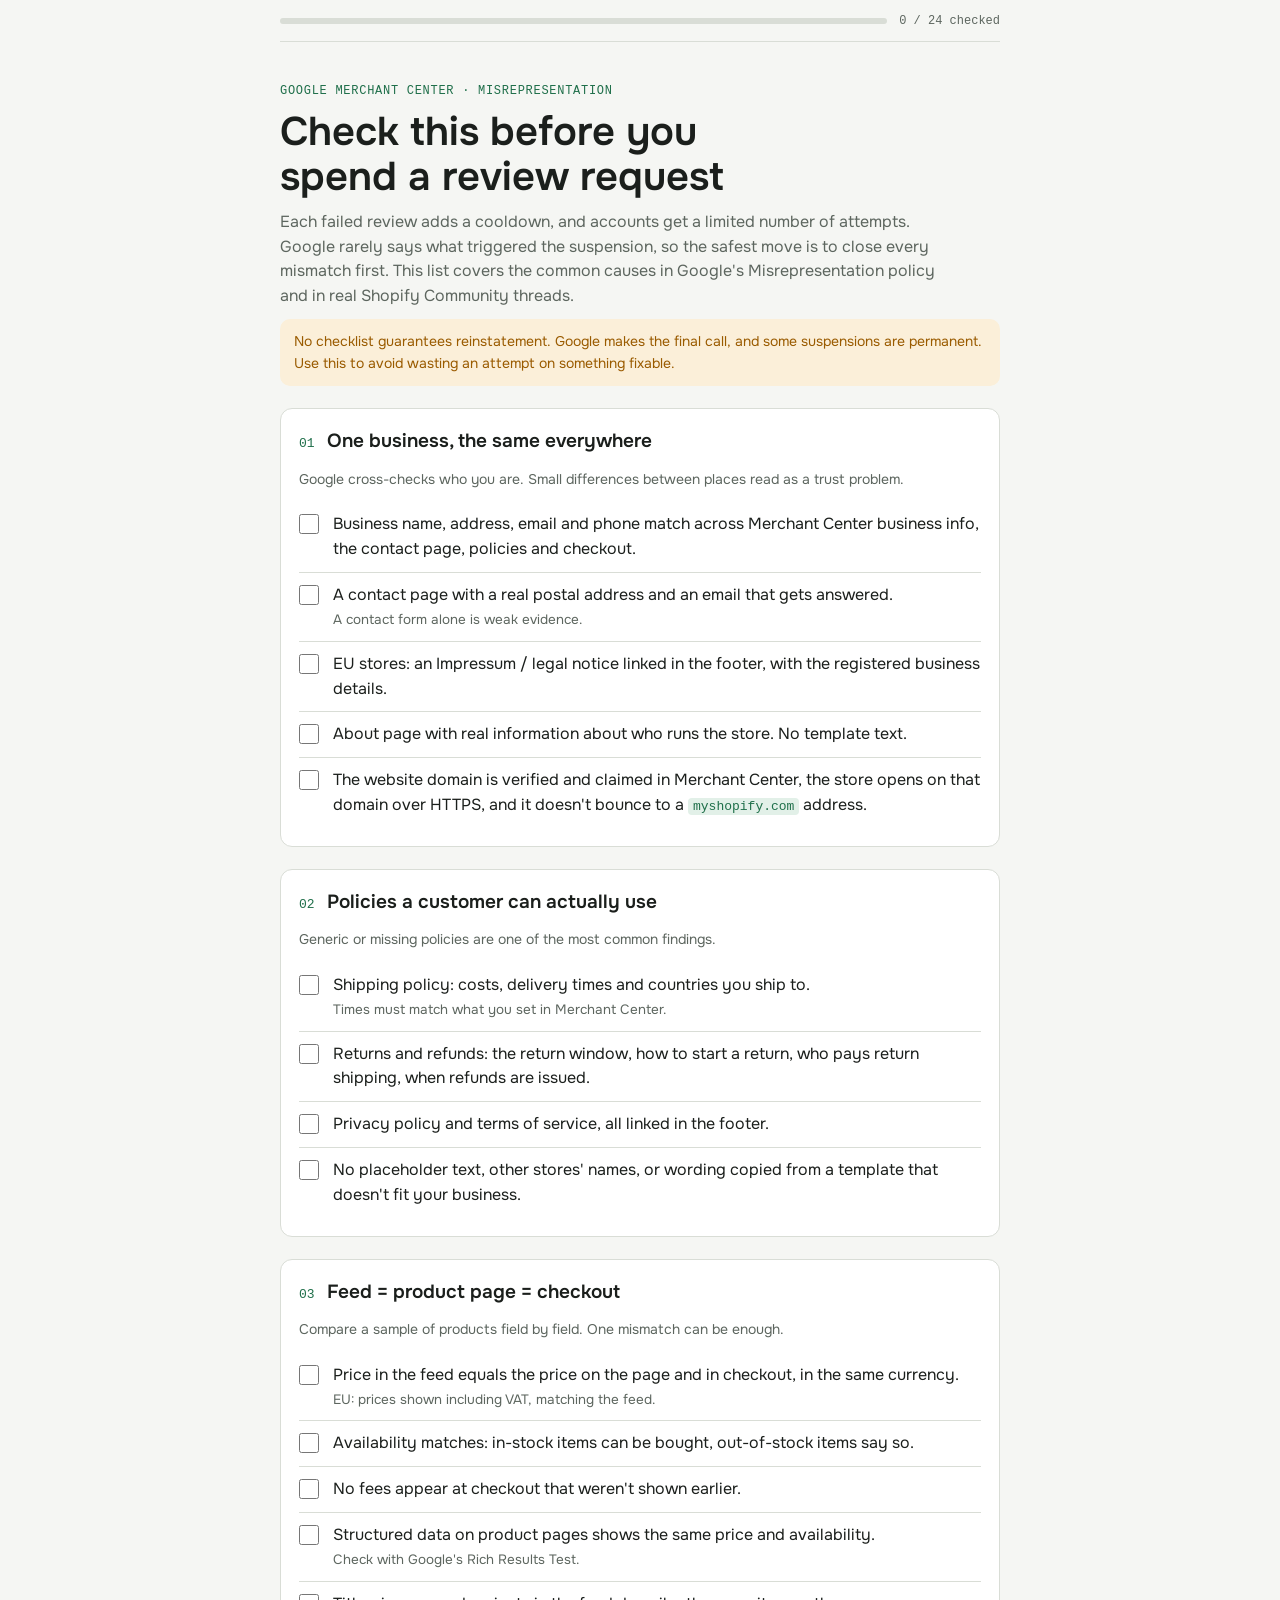
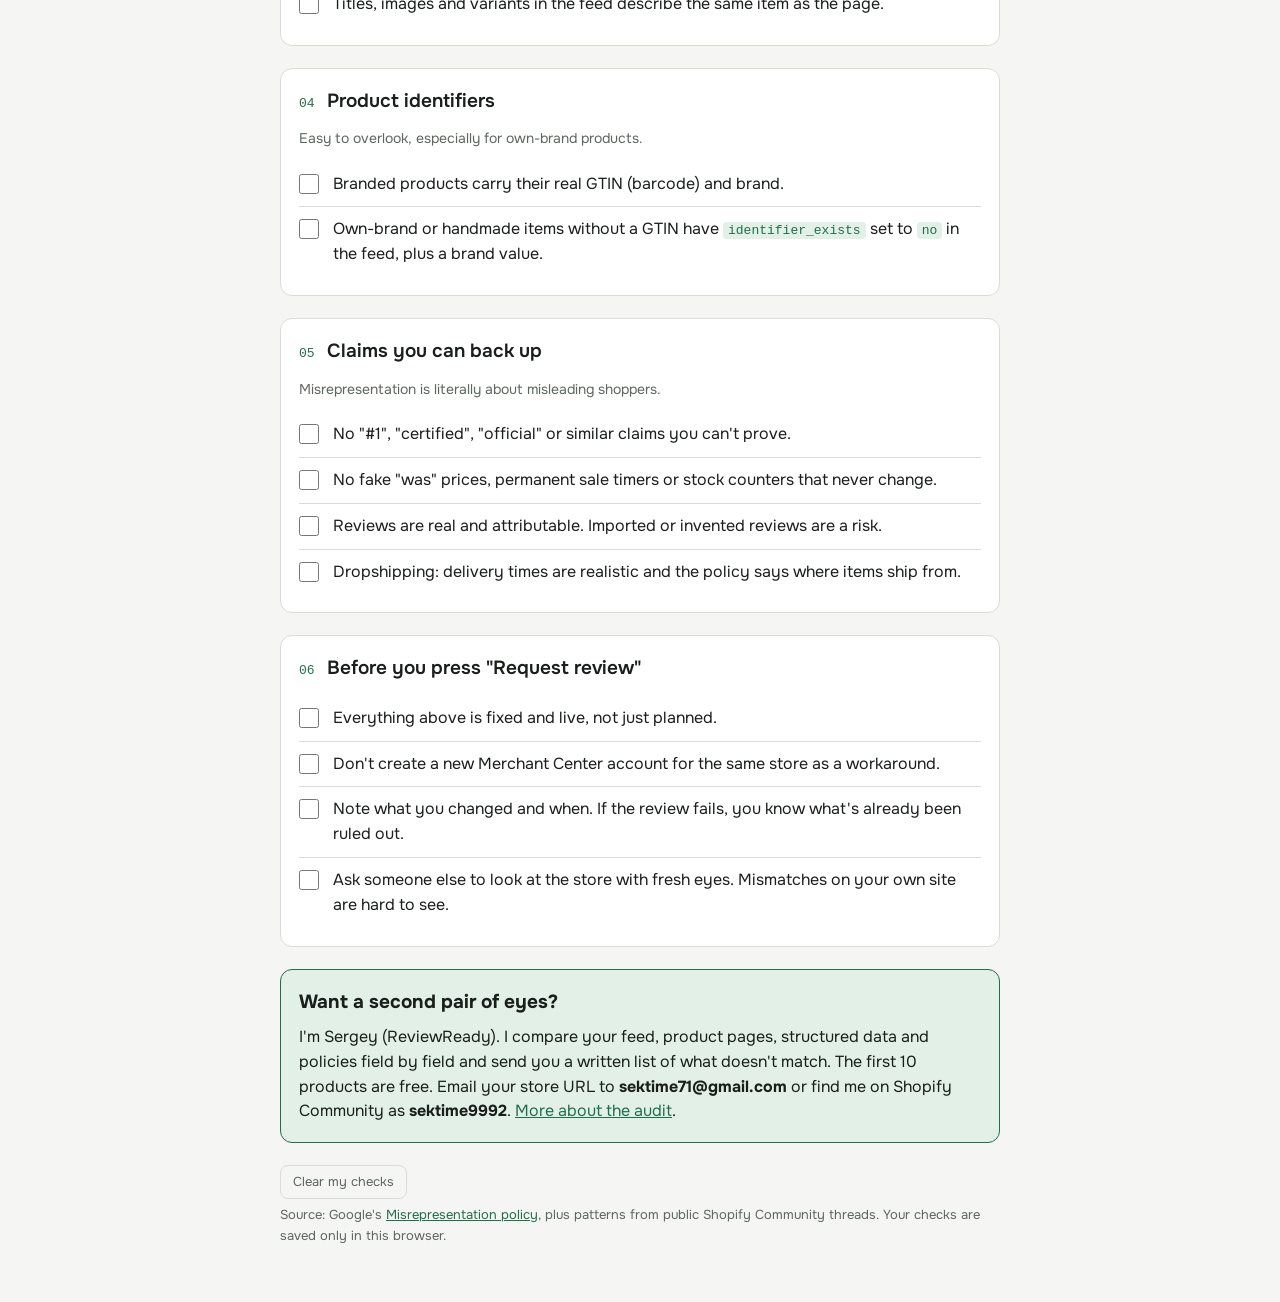
<file: reviewready/checklist.html>
<!doctype html>
<html lang="en">
<head>
<meta charset="utf-8">
<meta name="viewport" content="width=device-width,initial-scale=1,viewport-fit=cover">
<title>GMC Pre-Review Checklist</title>
<meta name="description" content="A practical checklist for Shopify stores with a Google Merchant Center Misrepresentation suspension: what to verify before you spend a review request.">
<style>@font-face{font-family:"Onest";src:url("../assets/onest.woff") format("woff");font-weight:300 800;font-display:swap}</style>
<style>
/* Layout: a single reading column like a field inspection form — numbered sections (the order matters), checkable items, progress bar pinned at top. */
:root{
  --bg:#f5f6f3; --paper:#ffffff; --ink:#1b1f1c; --muted:#5d665f; --line:#d9ddd6;
  --accent:#1f6f4a; --accent-soft:#e2f0e8; --warn:#9a5b00; --warn-soft:#fbefd9;
  --f-display:"Onest",system-ui,sans-serif; --f-body:"Onest",system-ui,sans-serif; --f-mono:"JetBrains Mono", ui-monospace, Menlo, monospace;
}
@media (prefers-color-scheme: dark){:root:not([data-theme="light"]){
  --bg:#121513; --paper:#1a1f1c; --ink:#e6ebe7; --muted:#9aa59d; --line:#2c332e;
  --accent:#5cc493; --accent-soft:#183528; --warn:#e7a54a; --warn-soft:#3a2b14; color-scheme:dark}}
:root[data-theme="dark"]{--bg:#121513; --paper:#1a1f1c; --ink:#e6ebe7; --muted:#9aa59d; --line:#2c332e;
  --accent:#5cc493; --accent-soft:#183528; --warn:#e7a54a; --warn-soft:#3a2b14; color-scheme:dark}
*{box-sizing:border-box}
body{margin:0;background:var(--bg);color:var(--ink);font-family:var(--f-body);font-size:16px;line-height:1.55;
  padding-left:max(16px,env(safe-area-inset-left,0px));padding-right:max(16px,env(safe-area-inset-right,0px));padding-block:0 56px}
body::before{content:"";position:fixed;inset:0 0 auto;height:env(safe-area-inset-top,0px);z-index:10;background:var(--bg)}
.wrap{max-width:720px;margin:0 auto;display:flex;flex-direction:column;gap:22px}
.bar{position:sticky;top:env(safe-area-inset-top,0px);z-index:5;background:var(--bg);padding-block:12px 10px;border-bottom:1px solid var(--line);display:flex;align-items:center;gap:12px}
.bar .track{flex:1;height:6px;border-radius:3px;background:var(--line);overflow:hidden}
.bar .fill{height:100%;width:0;background:var(--accent);transition:width .25s}
.bar span{font-family:var(--f-mono);font-size:12px;color:var(--muted);font-variant-numeric:tabular-nums;white-space:nowrap}
header{display:flex;flex-direction:column;gap:10px;padding-top:18px}
.eyebrow{font-family:var(--f-mono);font-size:12px;letter-spacing:.06em;text-transform:uppercase;color:var(--accent)}
h1{font-family:var(--f-display);font-weight:600;font-size:clamp(28px,6vw,40px);line-height:1.12;margin:0;text-wrap:balance}
.lede{margin:0;color:var(--muted);max-width:62ch}
.note{background:var(--warn-soft);color:var(--warn);border-radius:10px;padding:12px 14px;font-size:14px}
section{background:var(--paper);border:1px solid var(--line);border-radius:12px;padding:18px;display:flex;flex-direction:column;gap:12px}
section h2{display:flex;gap:12px;align-items:baseline;margin:0;font-size:19px;font-weight:600;text-wrap:balance}
section h2 b{font-family:var(--f-mono);font-size:13px;color:var(--accent);font-weight:500}
section p.why{margin:0;color:var(--muted);font-size:14px}
ul.items{list-style:none;margin:0;padding:0;display:flex;flex-direction:column}
ul.items li{border-top:1px solid var(--line)}
ul.items li:first-child{border-top:0}
label.item{display:grid;grid-template-columns:22px 1fr;gap:12px;padding:10px 0;cursor:pointer;align-items:start}
label.item input{width:20px;height:20px;margin:2px 0 0;accent-color:var(--accent)}
label.item span{min-width:0}
label.item small{display:block;color:var(--muted);font-size:13.5px;margin-top:2px}
label.item input:checked + span{color:var(--muted);text-decoration:line-through;text-decoration-color:var(--line)}
code{font-family:var(--f-mono);font-size:13px;background:var(--accent-soft);color:var(--accent);padding:1px 5px;border-radius:4px}
a{color:var(--accent)}
.cta{background:var(--accent-soft);border:1px solid var(--accent);border-radius:12px;padding:18px;display:flex;flex-direction:column;gap:8px}
.cta h2{margin:0;font-size:19px}
.cta p{margin:0}
footer{color:var(--muted);font-size:13px;display:flex;flex-direction:column;gap:6px}
button.reset{align-self:flex-start;background:transparent;border:1px solid var(--line);color:var(--muted);border-radius:8px;padding:6px 12px;font:inherit;font-size:13px;cursor:pointer}
:focus-visible{outline:2px solid var(--accent);outline-offset:2px}
</style>
</head>
<body>

<div class="wrap">
  <div class="bar" aria-hidden="true"><div class="track"><div class="fill" id="fill"></div></div><span id="count">0 / 0 checked</span></div>

  <header>
    <div class="eyebrow">Google Merchant Center · Misrepresentation</div>
    <h1>Check this before you spend a review request</h1>
    <p class="lede">Each failed review adds a cooldown, and accounts get a limited number of attempts. Google rarely says what triggered the suspension, so the safest move is to close every mismatch first. This list covers the common causes in Google's Misrepresentation policy and in real Shopify Community threads.</p>
    <div class="note">No checklist guarantees reinstatement. Google makes the final call, and some suspensions are permanent. Use this to avoid wasting an attempt on something fixable.</div>
  </header>

  <section>
    <h2><b>01</b>One business, the same everywhere</h2>
    <p class="why">Google cross-checks who you are. Small differences between places read as a trust problem.</p>
    <ul class="items">
      <li><label class="item"><input type="checkbox"><span>Business name, address, email and phone match across Merchant Center business info, the contact page, policies and checkout.</span></label></li>
      <li><label class="item"><input type="checkbox"><span>A contact page with a real postal address and an email that gets answered.<small>A contact form alone is weak evidence.</small></span></label></li>
      <li><label class="item"><input type="checkbox"><span>EU stores: an Impressum / legal notice linked in the footer, with the registered business details.</span></label></li>
      <li><label class="item"><input type="checkbox"><span>About page with real information about who runs the store. No template text.</span></label></li>
      <li><label class="item"><input type="checkbox"><span>The website domain is verified and claimed in Merchant Center, the store opens on that domain over HTTPS, and it doesn't bounce to a <code>myshopify.com</code> address.</span></label></li>
    </ul>
  </section>

  <section>
    <h2><b>02</b>Policies a customer can actually use</h2>
    <p class="why">Generic or missing policies are one of the most common findings.</p>
    <ul class="items">
      <li><label class="item"><input type="checkbox"><span>Shipping policy: costs, delivery times and countries you ship to.<small>Times must match what you set in Merchant Center.</small></span></label></li>
      <li><label class="item"><input type="checkbox"><span>Returns and refunds: the return window, how to start a return, who pays return shipping, when refunds are issued.</span></label></li>
      <li><label class="item"><input type="checkbox"><span>Privacy policy and terms of service, all linked in the footer.</span></label></li>
      <li><label class="item"><input type="checkbox"><span>No placeholder text, other stores' names, or wording copied from a template that doesn't fit your business.</span></label></li>
    </ul>
  </section>

  <section>
    <h2><b>03</b>Feed = product page = checkout</h2>
    <p class="why">Compare a sample of products field by field. One mismatch can be enough.</p>
    <ul class="items">
      <li><label class="item"><input type="checkbox"><span>Price in the feed equals the price on the page and in checkout, in the same currency.<small>EU: prices shown including VAT, matching the feed.</small></span></label></li>
      <li><label class="item"><input type="checkbox"><span>Availability matches: in-stock items can be bought, out-of-stock items say so.</span></label></li>
      <li><label class="item"><input type="checkbox"><span>No fees appear at checkout that weren't shown earlier.</span></label></li>
      <li><label class="item"><input type="checkbox"><span>Structured data on product pages shows the same price and availability.<small>Check with Google's Rich Results Test.</small></span></label></li>
      <li><label class="item"><input type="checkbox"><span>Titles, images and variants in the feed describe the same item as the page.</span></label></li>
    </ul>
  </section>

  <section>
    <h2><b>04</b>Product identifiers</h2>
    <p class="why">Easy to overlook, especially for own-brand products.</p>
    <ul class="items">
      <li><label class="item"><input type="checkbox"><span>Branded products carry their real GTIN (barcode) and brand.</span></label></li>
      <li><label class="item"><input type="checkbox"><span>Own-brand or handmade items without a GTIN have <code>identifier_exists</code> set to <code>no</code> in the feed, plus a brand value.</span></label></li>
    </ul>
  </section>

  <section>
    <h2><b>05</b>Claims you can back up</h2>
    <p class="why">Misrepresentation is literally about misleading shoppers.</p>
    <ul class="items">
      <li><label class="item"><input type="checkbox"><span>No "#1", "certified", "official" or similar claims you can't prove.</span></label></li>
      <li><label class="item"><input type="checkbox"><span>No fake "was" prices, permanent sale timers or stock counters that never change.</span></label></li>
      <li><label class="item"><input type="checkbox"><span>Reviews are real and attributable. Imported or invented reviews are a risk.</span></label></li>
      <li><label class="item"><input type="checkbox"><span>Dropshipping: delivery times are realistic and the policy says where items ship from.</span></label></li>
    </ul>
  </section>

  <section>
    <h2><b>06</b>Before you press "Request review"</h2>
    <ul class="items">
      <li><label class="item"><input type="checkbox"><span>Everything above is fixed and live, not just planned.</span></label></li>
      <li><label class="item"><input type="checkbox"><span>Don't create a new Merchant Center account for the same store as a workaround.</span></label></li>
      <li><label class="item"><input type="checkbox"><span>Note what you changed and when. If the review fails, you know what's already been ruled out.</span></label></li>
      <li><label class="item"><input type="checkbox"><span>Ask someone else to look at the store with fresh eyes. Mismatches on your own site are hard to see.</span></label></li>
    </ul>
  </section>

  <div class="cta">
    <h2>Want a second pair of eyes?</h2>
    <p>I'm Sergey (ReviewReady). I compare your feed, product pages, structured data and policies field by field and send you a written list of what doesn't match. The first 10 products are free. Email your store URL to <b>sektime71@gmail.com</b> or find me on Shopify Community as <b>sektime9992</b>. <a href="./">More about the audit</a>.</p>
  </div>

  <footer>
    <button class="reset" id="reset" type="button">Clear my checks</button>
    <span>Source: Google's <a href="https://support.google.com/merchants/answer/6150127" target="_blank" rel="noopener">Misrepresentation policy</a>, plus patterns from public Shopify Community threads. Your checks are saved only in this browser.</span>
  </footer>
</div>

<script>
(() => {
  const boxes=[...document.querySelectorAll('label.item input')];
  const KEY='gmc-checklist-v1';
  let saved=[]; try{ saved=JSON.parse(localStorage.getItem(KEY)||'[]'); }catch{}
  boxes.forEach((b,i)=>{ b.id='c'+i; if(saved[i]) b.checked=true; });
  const upd=()=>{ const n=boxes.filter(b=>b.checked).length; document.getElementById('fill').style.width=(n/boxes.length*100)+'%'; document.getElementById('count').textContent=`${n} / ${boxes.length} checked`;
    try{ localStorage.setItem(KEY, JSON.stringify(boxes.map(b=>b.checked))); }catch{} };
  boxes.forEach(b=>b.addEventListener('change',upd));
  document.getElementById('reset').addEventListener('click',()=>{ boxes.forEach(b=>b.checked=false); upd(); });
  upd();
})();
</script>

</body>
</html>
</file>
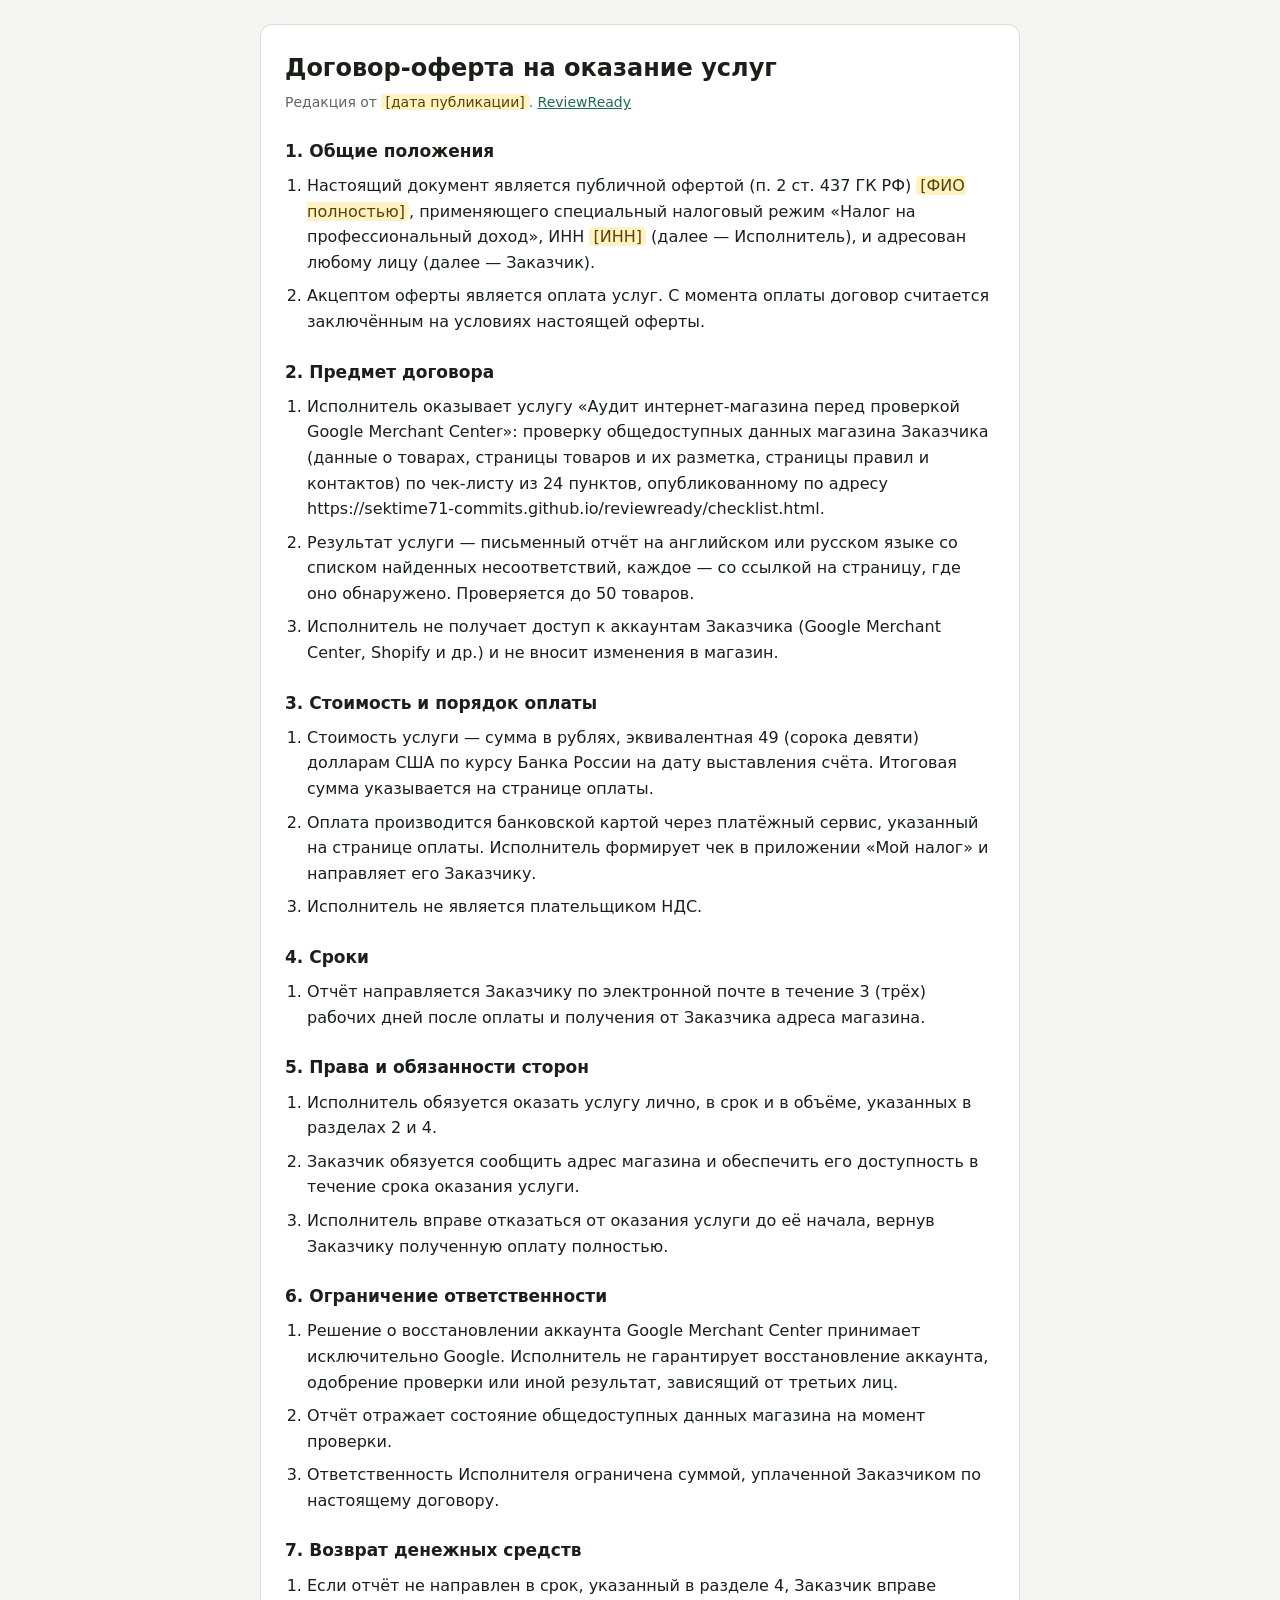
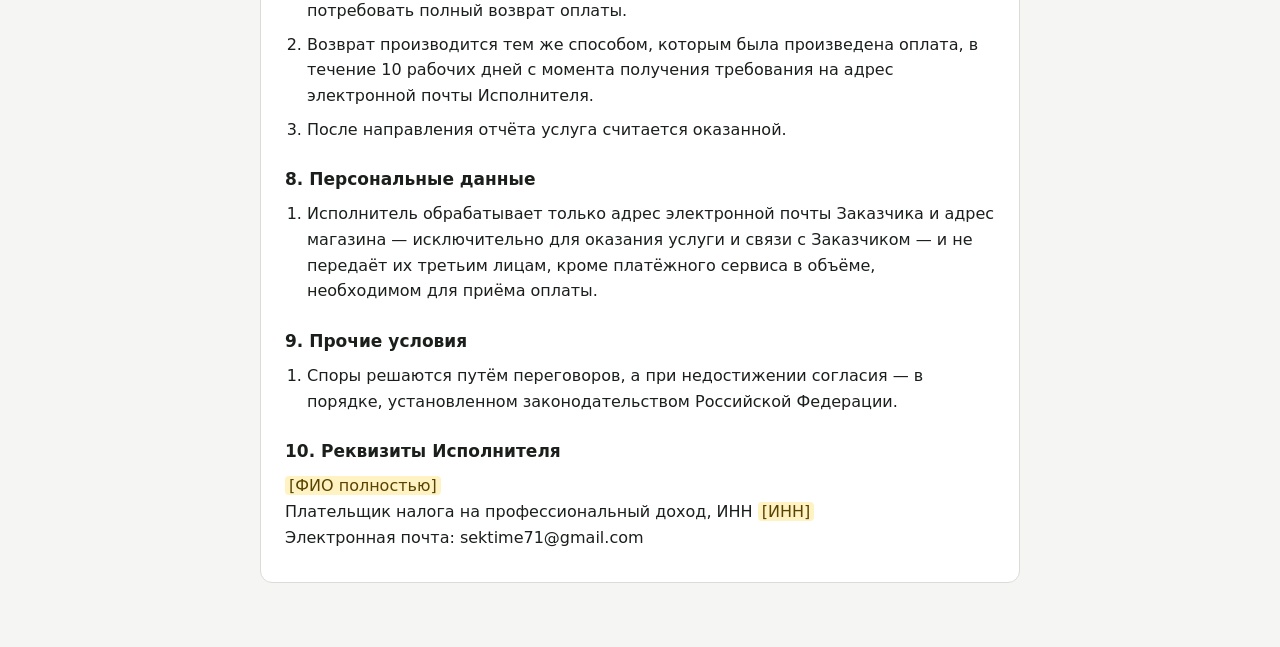
<file: reviewready/oferta.html>
<!doctype html>
<html lang="ru">
<head>
<meta charset="utf-8">
<meta name="viewport" content="width=device-width,initial-scale=1,viewport-fit=cover">
<title>Договор-оферта — ReviewReady</title>
<meta name="robots" content="noindex">
<style>
:root{--bg:#f5f6f3;--paper:#fff;--ink:#1b1f1c;--muted:#5d665f;--line:#d9ddd6;--accent:#1f6f4a;color-scheme:light}
@media (prefers-color-scheme:dark){:root{--bg:#121513;--paper:#1a1f1c;--ink:#e6ebe7;--muted:#9aa59d;--line:#2c332e;--accent:#5cc493;color-scheme:dark}}
*{box-sizing:border-box}
body{margin:0;background:var(--bg);color:var(--ink);font-family:system-ui,-apple-system,"Segoe UI",sans-serif;font-size:16px;line-height:1.6;padding:24px max(16px,env(safe-area-inset-left)) 64px max(16px,env(safe-area-inset-right))}
main{overflow-wrap:anywhere;max-width:760px;margin:0 auto;background:var(--paper);border:1px solid var(--line);border-radius:12px;padding:24px}
h1{font-size:24px;margin:0 0 4px}
h2{font-size:17px;margin:24px 0 8px}
p,li{margin:0 0 8px}
ol{padding-left:22px;margin:0}
.muted{color:var(--muted);font-size:14px}
a{color:var(--accent)}
.fill{background:#fff3c4;color:#5a4300;padding:0 4px;border-radius:4px}
@media (prefers-color-scheme:dark){.fill{background:#4a3d10;color:#ffe08a}}
</style>
</head>
<body>
<main>
<h1>Договор-оферта на оказание услуг</h1>
<p class="muted">Редакция от <span class="fill">[дата публикации]</span>. <a href="./">ReviewReady</a></p>

<h2>1. Общие положения</h2>
<ol>
<li>Настоящий документ является публичной офертой (п. 2 ст. 437 ГК РФ) <span class="fill">[ФИО полностью]</span>, применяющего специальный налоговый режим «Налог на профессиональный доход», ИНН <span class="fill">[ИНН]</span> (далее — Исполнитель), и адресован любому лицу (далее — Заказчик).</li>
<li>Акцептом оферты является оплата услуг. С момента оплаты договор считается заключённым на условиях настоящей оферты.</li>
</ol>

<h2>2. Предмет договора</h2>
<ol>
<li>Исполнитель оказывает услугу «Аудит интернет-магазина перед проверкой Google Merchant Center»: проверку общедоступных данных магазина Заказчика (данные о товарах, страницы товаров и их разметка, страницы правил и контактов) по чек-листу из 24 пунктов, опубликованному по адресу https://sektime71-commits.github.io/reviewready/checklist.html.</li>
<li>Результат услуги — письменный отчёт на английском или русском языке со списком найденных несоответствий, каждое — со ссылкой на страницу, где оно обнаружено. Проверяется до 50 товаров.</li>
<li>Исполнитель не получает доступ к аккаунтам Заказчика (Google Merchant Center, Shopify и др.) и не вносит изменения в магазин.</li>
</ol>

<h2>3. Стоимость и порядок оплаты</h2>
<ol>
<li>Стоимость услуги — сумма в рублях, эквивалентная 49 (сорока девяти) долларам США по курсу Банка России на дату выставления счёта. Итоговая сумма указывается на странице оплаты.</li>
<li>Оплата производится банковской картой через платёжный сервис, указанный на странице оплаты. Исполнитель формирует чек в приложении «Мой налог» и направляет его Заказчику.</li>
<li>Исполнитель не является плательщиком НДС.</li>
</ol>

<h2>4. Сроки</h2>
<ol>
<li>Отчёт направляется Заказчику по электронной почте в течение 3 (трёх) рабочих дней после оплаты и получения от Заказчика адреса магазина.</li>
</ol>

<h2>5. Права и обязанности сторон</h2>
<ol>
<li>Исполнитель обязуется оказать услугу лично, в срок и в объёме, указанных в разделах 2 и 4.</li>
<li>Заказчик обязуется сообщить адрес магазина и обеспечить его доступность в течение срока оказания услуги.</li>
<li>Исполнитель вправе отказаться от оказания услуги до её начала, вернув Заказчику полученную оплату полностью.</li>
</ol>

<h2>6. Ограничение ответственности</h2>
<ol>
<li>Решение о восстановлении аккаунта Google Merchant Center принимает исключительно Google. Исполнитель не гарантирует восстановление аккаунта, одобрение проверки или иной результат, зависящий от третьих лиц.</li>
<li>Отчёт отражает состояние общедоступных данных магазина на момент проверки.</li>
<li>Ответственность Исполнителя ограничена суммой, уплаченной Заказчиком по настоящему договору.</li>
</ol>

<h2>7. Возврат денежных средств</h2>
<ol>
<li>Если отчёт не направлен в срок, указанный в разделе 4, Заказчик вправе потребовать полный возврат оплаты.</li>
<li>Возврат производится тем же способом, которым была произведена оплата, в течение 10 рабочих дней с момента получения требования на адрес электронной почты Исполнителя.</li>
<li>После направления отчёта услуга считается оказанной.</li>
</ol>

<h2>8. Персональные данные</h2>
<ol>
<li>Исполнитель обрабатывает только адрес электронной почты Заказчика и адрес магазина — исключительно для оказания услуги и связи с Заказчиком — и не передаёт их третьим лицам, кроме платёжного сервиса в объёме, необходимом для приёма оплаты.</li>
</ol>

<h2>9. Прочие условия</h2>
<ol>
<li>Споры решаются путём переговоров, а при недостижении согласия — в порядке, установленном законодательством Российской Федерации.</li>
</ol>

<h2>10. Реквизиты Исполнителя</h2>
<p><span class="fill">[ФИО полностью]</span><br>
Плательщик налога на профессиональный доход, ИНН <span class="fill">[ИНН]</span><br>
Электронная почта: sektime71@gmail.com</p>
</main>
</body>
</html>
</file>
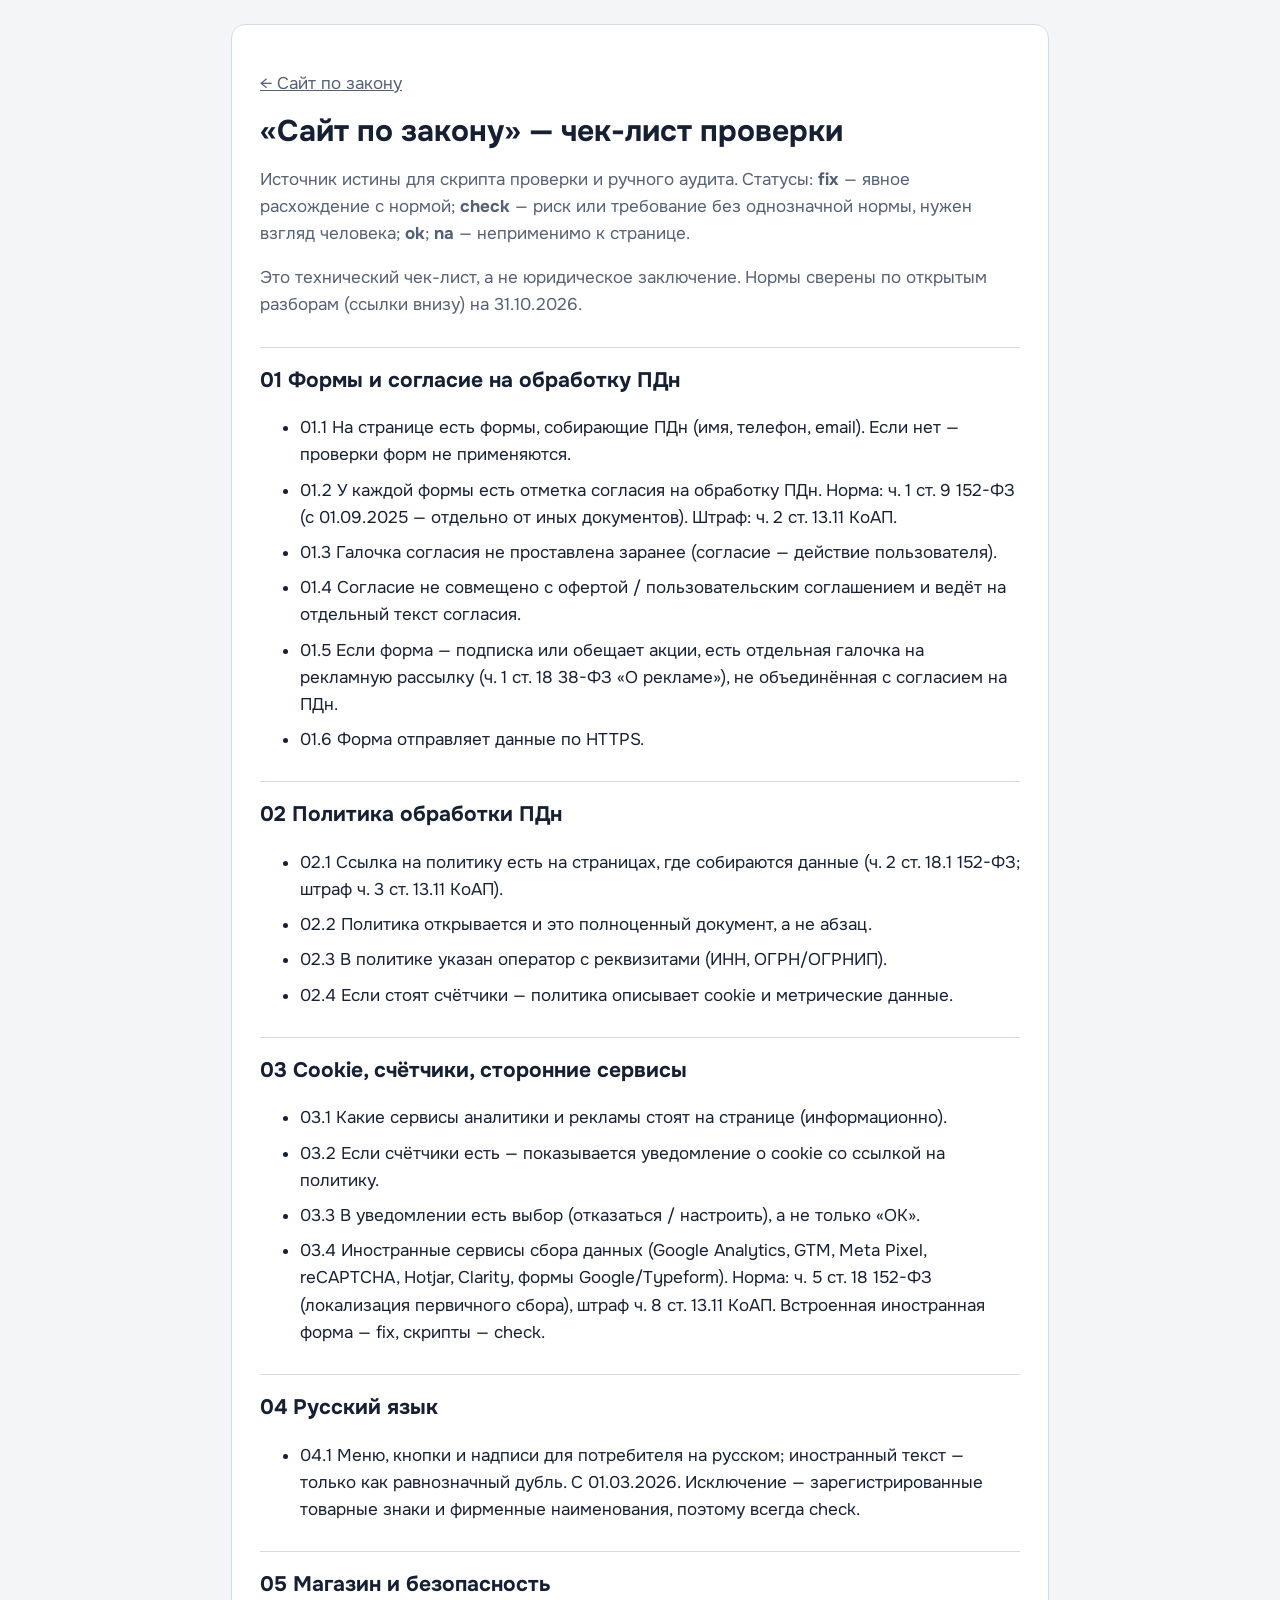
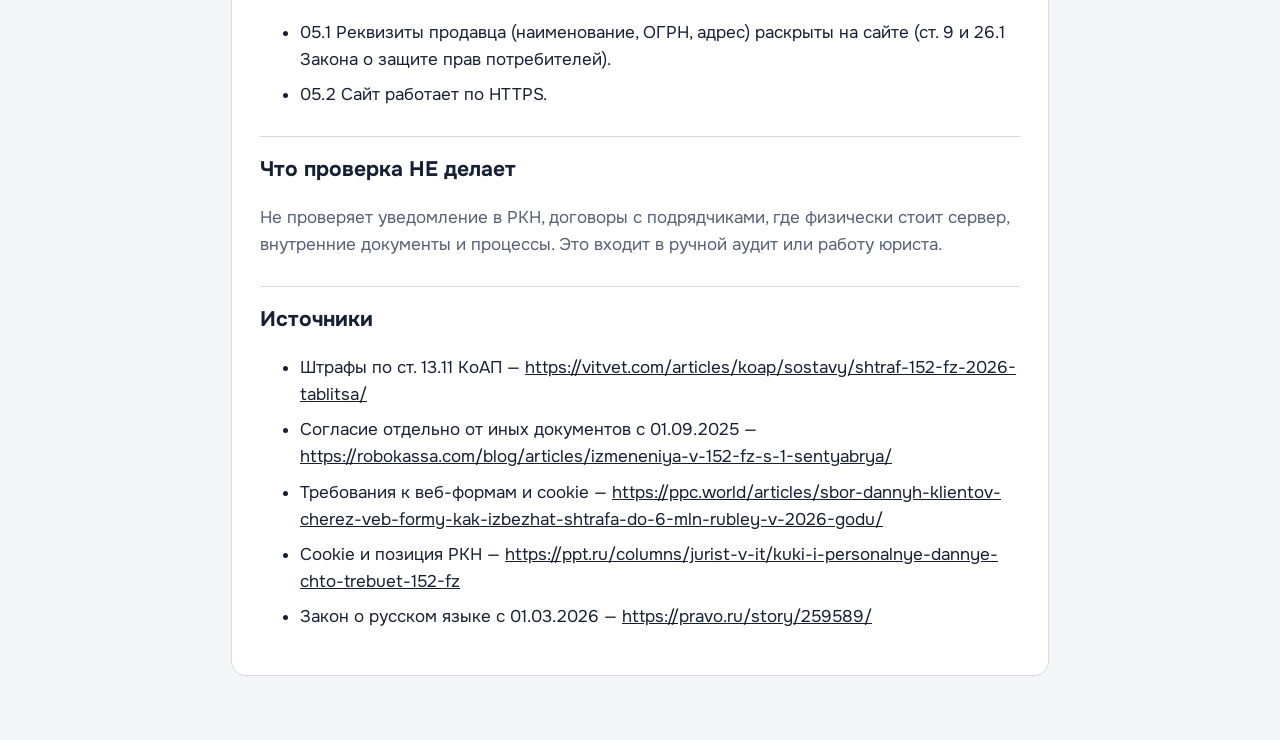
<file: zakon/checklist.html>
<!doctype html><html lang="ru"><head><meta charset="utf-8"><meta name="viewport" content="width=device-width,initial-scale=1">
<title>Чек-лист — Сайт по закону</title>
<style>@font-face{font-family:"Onest";src:url("../assets/onest.woff") format("woff");font-weight:300 800;font-display:swap}</style>
<style>:root{--paper:#f3f5f7;--sheet:#fff;--ink:#172033;--muted:#566074;--rule:#d5dbe2;color-scheme:light}
@media (prefers-color-scheme:dark){:root:not([data-theme="light"]){--paper:#12161d;--sheet:#1a2029;--ink:#e7ebf1;--muted:#9aa4b3;--rule:#2c3440;color-scheme:dark}}
:root[data-theme="dark"]{--paper:#12161d;--sheet:#1a2029;--ink:#e7ebf1;--muted:#9aa4b3;--rule:#2c3440;color-scheme:dark}
body{margin:0;background:var(--paper);color:var(--ink);font:17px/1.6 "Onest",system-ui,sans-serif;padding:24px 16px 64px}
main{max-width:760px;margin:0 auto;background:var(--sheet);border:1px solid var(--rule);border-radius:14px;padding:28px;overflow-wrap:anywhere}
h1{font-size:30px;line-height:1.15;margin:0 0 12px}h2{font-size:21px;margin:28px 0 8px;padding-top:16px;border-top:1px solid var(--rule)}
li{margin-bottom:8px}p{color:var(--muted)}a{color:inherit}</style></head><body><main>
<p><a href="./">← Сайт по закону</a></p>
<h1>«Сайт по закону» — чек-лист проверки</h1>
<p>Источник истины для скрипта проверки и ручного аудита. Статусы: <b>fix</b> — явное расхождение с нормой; <b>check</b> — риск или требование без однозначной нормы, нужен взгляд человека; <b>ok</b>; <b>na</b> — неприменимо к странице.</p>
<p>Это технический чек-лист, а не юридическое заключение. Нормы сверены по открытым разборам (ссылки внизу) на 31.10.2026.</p>
<h2>01 Формы и согласие на обработку ПДн</h2>
<ul>
<li>01.1 На странице есть формы, собирающие ПДн (имя, телефон, email). Если нет — проверки форм не применяются.</li>
<li>01.2 У каждой формы есть отметка согласия на обработку ПДн. Норма: ч. 1 ст. 9 152-ФЗ (с 01.09.2025 — отдельно от иных документов). Штраф: ч. 2 ст. 13.11 КоАП.</li>
<li>01.3 Галочка согласия не проставлена заранее (согласие — действие пользователя).</li>
<li>01.4 Согласие не совмещено с офертой / пользовательским соглашением и ведёт на отдельный текст согласия.</li>
<li>01.5 Если форма — подписка или обещает акции, есть отдельная галочка на рекламную рассылку (ч. 1 ст. 18 38-ФЗ «О рекламе»), не объединённая с согласием на ПДн.</li>
<li>01.6 Форма отправляет данные по HTTPS.</li>
</ul>
<h2>02 Политика обработки ПДн</h2>
<ul>
<li>02.1 Ссылка на политику есть на страницах, где собираются данные (ч. 2 ст. 18.1 152-ФЗ; штраф ч. 3 ст. 13.11 КоАП).</li>
<li>02.2 Политика открывается и это полноценный документ, а не абзац.</li>
<li>02.3 В политике указан оператор с реквизитами (ИНН, ОГРН/ОГРНИП).</li>
<li>02.4 Если стоят счётчики — политика описывает cookie и метрические данные.</li>
</ul>
<h2>03 Cookie, счётчики, сторонние сервисы</h2>
<ul>
<li>03.1 Какие сервисы аналитики и рекламы стоят на странице (информационно).</li>
<li>03.2 Если счётчики есть — показывается уведомление о cookie со ссылкой на политику.</li>
<li>03.3 В уведомлении есть выбор (отказаться / настроить), а не только «ОК».</li>
<li>03.4 Иностранные сервисы сбора данных (Google Analytics, GTM, Meta Pixel, reCAPTCHA, Hotjar, Clarity, формы Google/Typeform). Норма: ч. 5 ст. 18 152-ФЗ (локализация первичного сбора), штраф ч. 8 ст. 13.11 КоАП. Встроенная иностранная форма — fix, скрипты — check.</li>
</ul>
<h2>04 Русский язык</h2>
<ul>
<li>04.1 Меню, кнопки и надписи для потребителя на русском; иностранный текст — только как равнозначный дубль. С 01.03.2026. Исключение — зарегистрированные товарные знаки и фирменные наименования, поэтому всегда check.</li>
</ul>
<h2>05 Магазин и безопасность</h2>
<ul>
<li>05.1 Реквизиты продавца (наименование, ОГРН, адрес) раскрыты на сайте (ст. 9 и 26.1 Закона о защите прав потребителей).</li>
<li>05.2 Сайт работает по HTTPS.</li>
</ul>
<h2>Что проверка НЕ делает</h2>
<p>Не проверяет уведомление в РКН, договоры с подрядчиками, где физически стоит сервер, внутренние документы и процессы. Это входит в ручной аудит или работу юриста.</p>
<h2>Источники</h2>
<ul>
<li>Штрафы по ст. 13.11 КоАП — <a href="https://vitvet.com/articles/koap/sostavy/shtraf-152-fz-2026-tablitsa/">https://vitvet.com/articles/koap/sostavy/shtraf-152-fz-2026-tablitsa/</a></li>
<li>Согласие отдельно от иных документов с 01.09.2025 — <a href="https://robokassa.com/blog/articles/izmeneniya-v-152-fz-s-1-sentyabrya/">https://robokassa.com/blog/articles/izmeneniya-v-152-fz-s-1-sentyabrya/</a></li>
<li>Требования к веб-формам и cookie — <a href="https://ppc.world/articles/sbor-dannyh-klientov-cherez-veb-formy-kak-izbezhat-shtrafa-do-6-mln-rubley-v-2026-godu/">https://ppc.world/articles/sbor-dannyh-klientov-cherez-veb-formy-kak-izbezhat-shtrafa-do-6-mln-rubley-v-2026-godu/</a></li>
<li>Cookie и позиция РКН — <a href="https://ppt.ru/columns/jurist-v-it/kuki-i-personalnye-dannye-chto-trebuet-152-fz">https://ppt.ru/columns/jurist-v-it/kuki-i-personalnye-dannye-chto-trebuet-152-fz</a></li>
<li>Закон о русском языке с 01.03.2026 — <a href="https://pravo.ru/story/259589/">https://pravo.ru/story/259589/</a></li>
</ul>
</main></body></html>
</file>
<file: assets/premium.css>
/* Общая премиальная система для страниц продуктов (RU «Сайт по закону», EN ReviewReady).
   Шрифт и скрипты лежат рядом — страница не делает запросов к сторонним серверам. */
@font-face{font-family:"Onest";src:url("onest.woff") format("woff");font-weight:300 800;font-display:swap}
:root{
  --bg:#ffffff; --bg2:#f5f5f7; --ink:#1d1d1f; --ink2:#6e6e73; --line:#e3e3e8; --card:#ffffff;
  --accent:#2b4fd8; --accent-ink:#ffffff; --bad:#d93025; --bad-soft:#fde7e5; --warn:#a15c00; --warn-soft:#fff2d6; --ok:#1e8e3e; --ok-soft:#e3f4e8;
  --dark:#0b0d12; --dark2:#16181f; --on-dark:#f5f5f7; --on-dark2:#a1a1aa;
  --r-s:12px; --r-m:20px; --r-l:30px;
  --ease:cubic-bezier(.16,1,.3,1);
  --font:"Onest",-apple-system,BlinkMacSystemFont,"SF Pro Text","Segoe UI",Roboto,sans-serif;
  --mono:ui-monospace,"SF Mono",Menlo,Consolas,monospace;
  color-scheme:light;
}
@media (prefers-color-scheme:dark){:root:not([data-theme="light"]){
  --bg:#000000; --bg2:#101114; --ink:#f5f5f7; --ink2:#a1a1a6; --line:#26272c; --card:#141518;
  --accent:#7d97ff; --accent-ink:#0b0d12; --bad:#ff7b72; --bad-soft:#3a1d1c; --warn:#ffc46b; --warn-soft:#382a10; --ok:#5fd38d; --ok-soft:#14301f;
  --dark:#0b0d12; --dark2:#16181f; color-scheme:dark}}
:root[data-theme="dark"]{--bg:#000000; --bg2:#101114; --ink:#f5f5f7; --ink2:#a1a1a6; --line:#26272c; --card:#141518; --accent:#7d97ff; --accent-ink:#0b0d12; --bad:#ff7b72; --bad-soft:#3a1d1c; --warn:#ffc46b; --warn-soft:#382a10; --ok:#5fd38d; --ok-soft:#14301f; color-scheme:dark}

*{box-sizing:border-box}
html{-webkit-text-size-adjust:100%;-webkit-font-smoothing:antialiased;-moz-osx-font-smoothing:grayscale;text-rendering:optimizeLegibility}
body{margin:0;background:var(--bg);color:var(--ink);font:400 17px/1.55 var(--font);font-feature-settings:"ss01","cv11"}
::selection{background:var(--accent);color:var(--accent-ink)}
a{color:inherit;text-underline-offset:.2em;text-decoration-thickness:1px}
img,svg{display:block}
:focus-visible{outline:3px solid var(--accent);outline-offset:3px;border-radius:8px}
p{margin:0}
h1,h2,h3,h4{margin:0;font-weight:700;letter-spacing:-.025em;text-wrap:balance}
.wrap{max-width:1120px;margin:0 auto;padding:0 max(20px,env(safe-area-inset-left))}
.narrow{max-width:760px}
.center{text-align:center;margin-inline:auto}
.muted{color:var(--ink2)}
.tnum{font-variant-numeric:tabular-nums}
::-webkit-scrollbar{width:10px;height:10px}::-webkit-scrollbar-thumb{background:var(--line);border-radius:10px;border:2px solid var(--bg)}

/* навигация: стекло только там, где под ней прокручивается контент */
.nav{position:sticky;top:0;z-index:50;background:color-mix(in srgb,var(--bg) 78%,transparent);backdrop-filter:saturate(180%) blur(20px);-webkit-backdrop-filter:saturate(180%) blur(20px);border-bottom:1px solid transparent;transition:border-color .3s}
.nav.scrolled{border-color:var(--line)}
.nav .wrap{display:flex;align-items:center;gap:28px;height:56px}
.brand{display:flex;align-items:center;gap:10px;font-weight:700;font-size:16px;letter-spacing:-.01em;text-decoration:none;margin-right:auto}
.seal{width:28px;height:28px;border-radius:50%;border:2px solid var(--accent);color:var(--accent);display:grid;place-items:center;font-weight:800;font-size:15px}
.nav a.link{color:var(--ink2);text-decoration:none;font-size:14px}
.nav a.link:hover{color:var(--ink)}

.btn{display:inline-flex;align-items:center;justify-content:center;gap:8px;min-height:48px;padding:0 24px;border-radius:999px;font:600 16px/1 var(--font);text-decoration:none;border:0;cursor:pointer;background:var(--accent);color:#fff;transition:transform .2s var(--ease),background .2s,box-shadow .2s;box-shadow:0 1px 2px rgba(0,0,0,.08)}
.btn:hover{transform:translateY(-1px);box-shadow:0 8px 24px -10px color-mix(in srgb,var(--accent) 70%,transparent)}
.btn:active{transform:translateY(0) scale(.98)}
.btn.ghost{background:transparent;color:var(--accent);box-shadow:inset 0 0 0 1.5px currentColor}
.btn.dark{background:var(--ink);color:var(--bg)}
.btn.small{min-height:36px;padding:0 16px;font-size:14px}
.btn[disabled]{opacity:.5;cursor:default;transform:none}
.link-arrow{color:var(--accent);text-decoration:none;font-weight:600}
.link-arrow:hover{text-decoration:underline}

/* типографика уровня продукта */
.display{font-size:clamp(44px,8.2vw,104px);line-height:.98;letter-spacing:-.045em;font-weight:800}
.h2{font-size:clamp(34px,5.4vw,64px);line-height:1.02;letter-spacing:-.04em;font-weight:800}
.h3{font-size:clamp(22px,2.4vw,28px);line-height:1.15;letter-spacing:-.02em;font-weight:700}
.lead{font-size:clamp(19px,2vw,24px);line-height:1.4;color:var(--ink2);letter-spacing:-.01em}
section{position:relative}
.sec{padding:clamp(88px,12vw,160px) 0}
.bg2{background:var(--bg2)}
.darkzone{background:var(--dark);color:var(--on-dark)}
.darkzone .muted{color:var(--on-dark2)}

/* «окно браузера» — витрина продукта */
.window{background:var(--card);border-radius:var(--r-m);box-shadow:0 0 0 1px var(--line),0 40px 80px -40px rgba(0,0,0,.35),0 12px 24px -12px rgba(0,0,0,.12);overflow:hidden}
.window .bar{display:flex;align-items:center;gap:10px;height:40px;padding:0 14px;background:var(--bg2);border-bottom:1px solid var(--line)}
.window .dots{display:flex;gap:7px}.window .dots i{width:11px;height:11px;border-radius:50%;background:var(--line)}
.window .url{flex:1;min-width:0;height:26px;border-radius:7px;background:var(--card);display:flex;align-items:center;justify-content:center;font-size:12.5px;color:var(--ink2);white-space:nowrap;overflow:hidden;text-overflow:ellipsis;padding:0 10px}

.chip{display:inline-flex;align-items:center;gap:6px;border-radius:999px;padding:5px 12px;font-weight:600;font-size:13px;white-space:nowrap}
.c-fix{background:var(--bad-soft);color:var(--bad)}.c-check{background:var(--warn-soft);color:var(--warn)}.c-ok{background:var(--ok-soft);color:var(--ok)}.c-na{background:var(--bg2);color:var(--ink2)}

/* появление по прокрутке: контент виден по умолчанию; скрываем только когда скрипт готов */
.js .rise{opacity:0;transform:translateY(28px)}
.js .rise.in{opacity:1;transform:none;transition:opacity .9s var(--ease),transform .9s var(--ease)}
.words .w{opacity:.16;transition:opacity .2s linear}
@media (prefers-reduced-motion:reduce){
  .js .rise{opacity:1;transform:none}
  .words .w{opacity:1}
  *{scroll-behavior:auto!important}
}

.toast{position:fixed;left:50%;bottom:24px;transform:translate(-50%,12px);max-width:calc(100% - 32px);background:var(--ink);color:var(--bg);padding:12px 18px;border-radius:14px;font-size:15px;opacity:0;pointer-events:none;transition:opacity .25s,transform .35s var(--ease);z-index:90}
.toast.on{opacity:1;transform:translate(-50%,0)}
footer.foot{padding:48px 0 64px;border-top:1px solid var(--line);color:var(--ink2);font-size:13px}
footer.foot p{max-width:62em;margin-bottom:8px}
</file>
